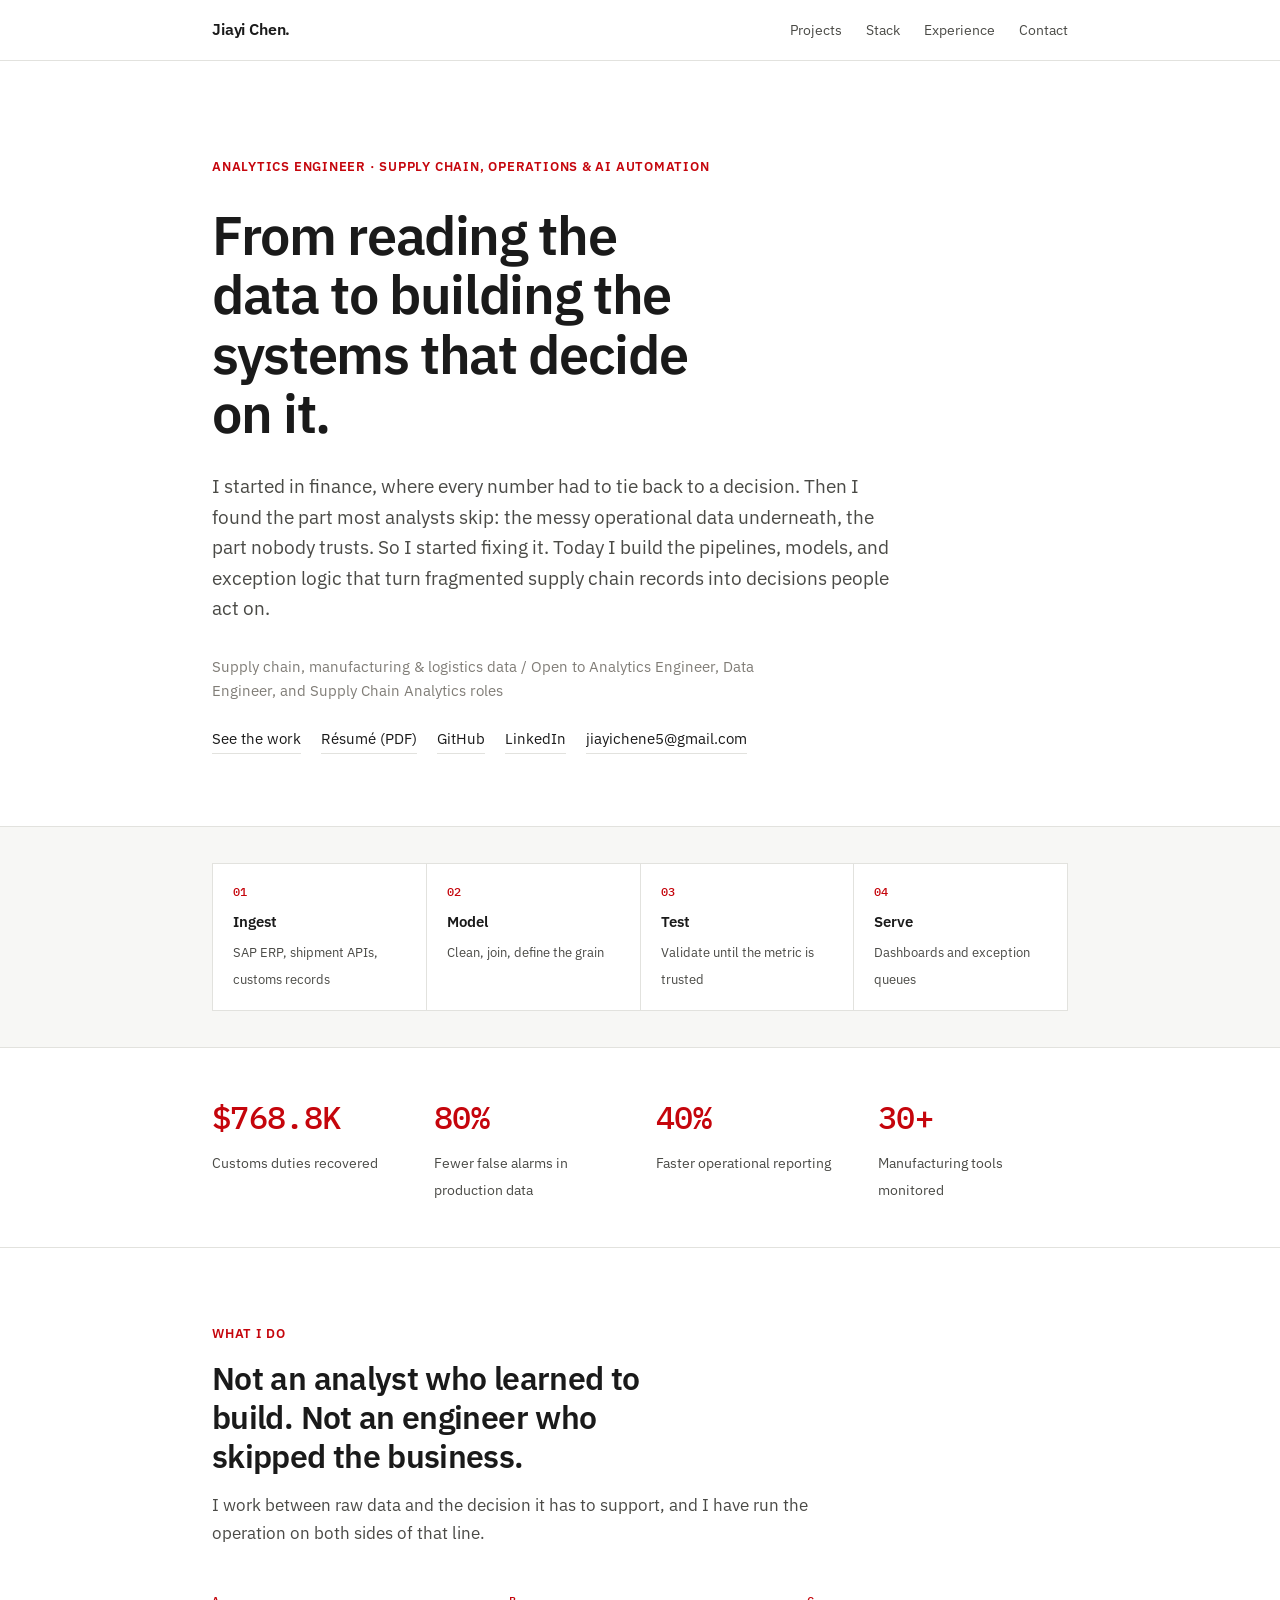
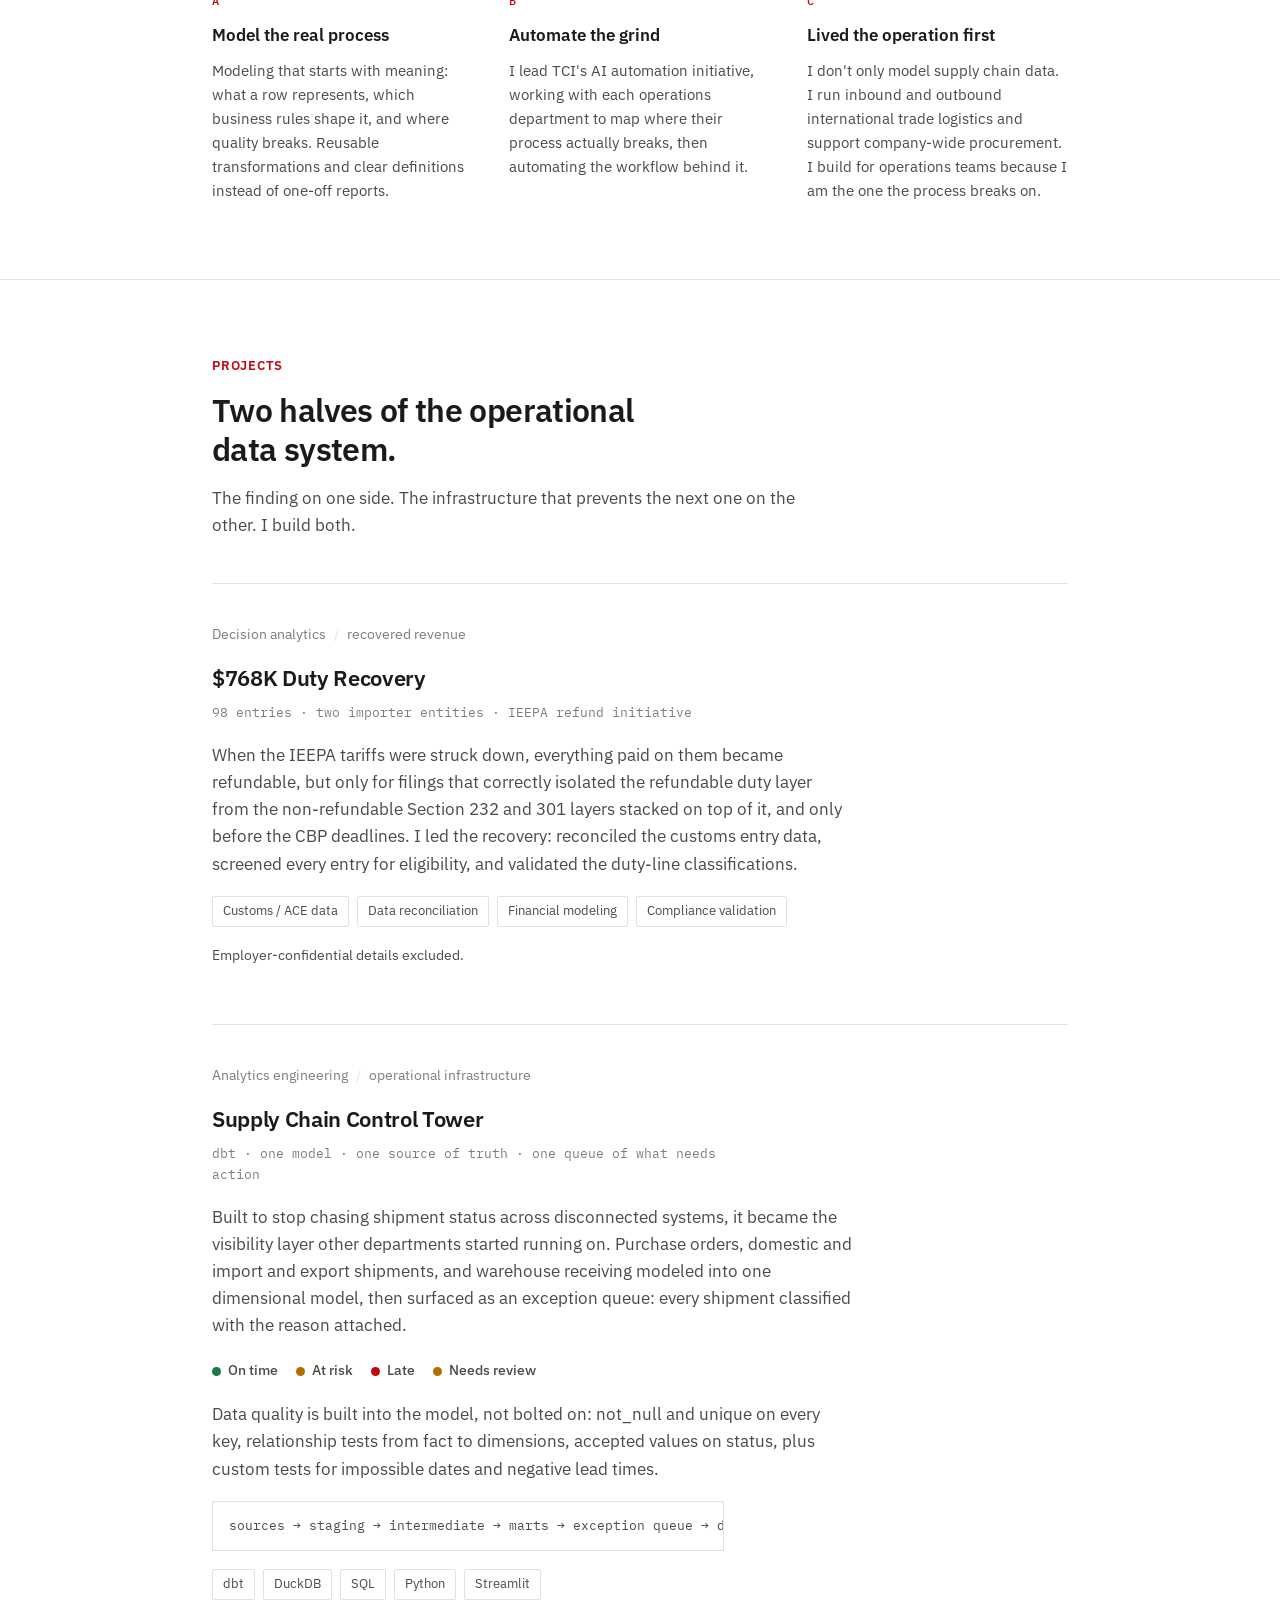
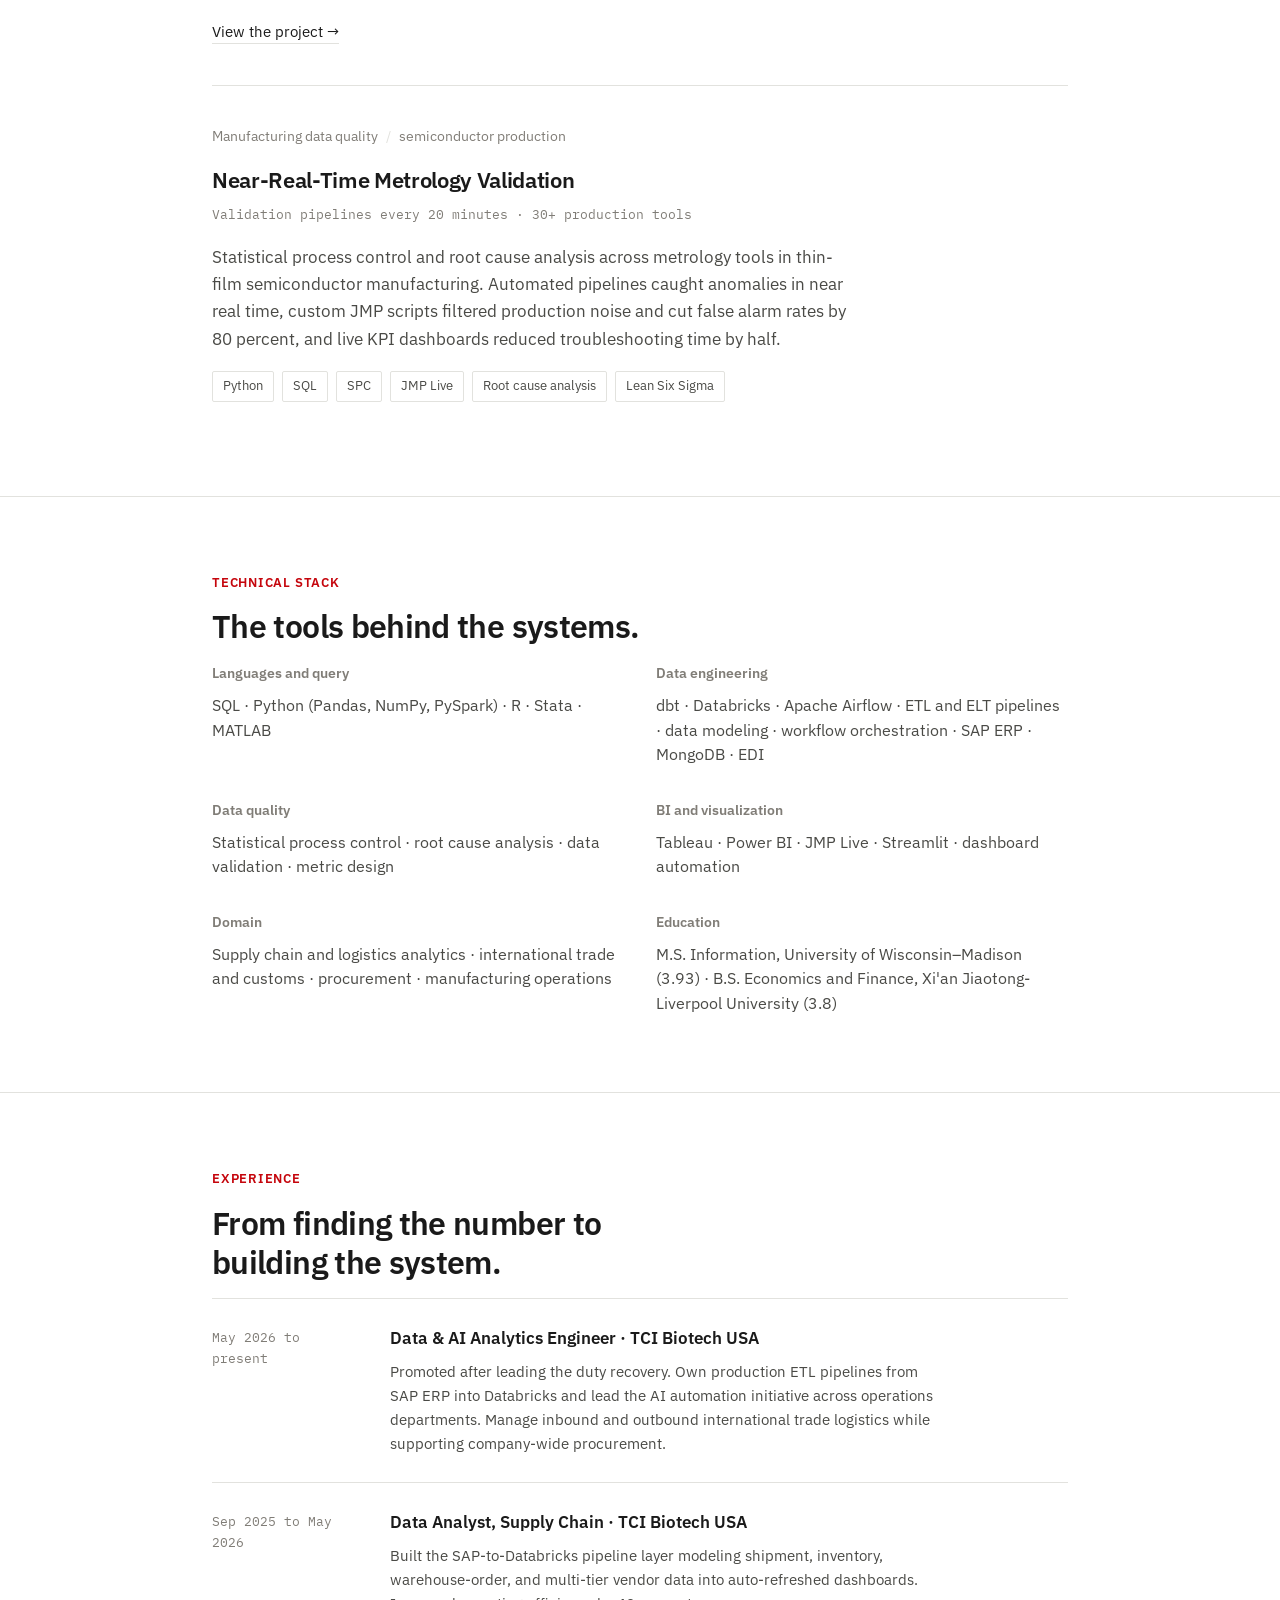
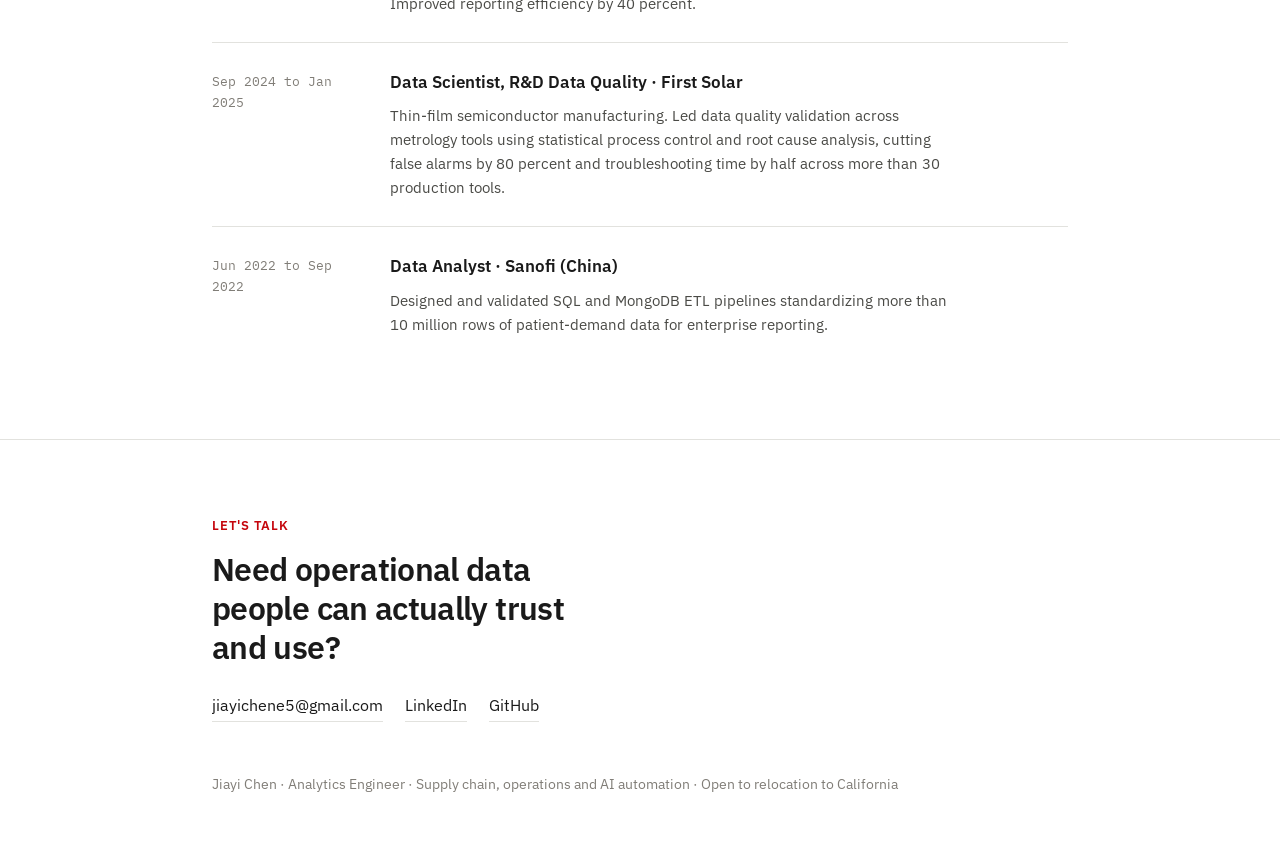
<file: index.html>
<!DOCTYPE html>
<html lang="en">
<head>
<meta charset="UTF-8">
<meta name="viewport" content="width=device-width, initial-scale=1.0">
<title>Jiayi Chen · Analytics Engineer</title>
<meta name="description" content="Analytics Engineer. Recovered $768.8K in duties, then built the systems behind the number: SAP-to-Databricks pipelines, exception queues, and AI workflow automation.">
<link rel="preconnect" href="https://fonts.googleapis.com">
<link rel="preconnect" href="https://fonts.gstatic.com" crossorigin>
<link href="https://fonts.googleapis.com/css2?family=IBM+Plex+Mono:wght@400;500&family=IBM+Plex+Sans:wght@400;500;600;700&display=swap" rel="stylesheet">
<style>
:root{
  --ground:#FFFFFF;
  --ground-2:#F7F7F5;
  --line:#E2E2DE;
  --line-strong:#C9C9C3;
  --ink:#1A1A1A;
  --ink-2:#4A4A46;
  --ink-3:#807D77;
  --red:#C5050C;
  --ontime:#1B7A4B;
  --risk:#B06F00;
  --late:#C5050C;
}
*{box-sizing:border-box;margin:0;padding:0}
html{scroll-behavior:smooth}
@media (prefers-reduced-motion:reduce){html{scroll-behavior:auto}*{transition:none!important}}
body{
  background:var(--ground);
  color:var(--ink);
  font-family:'IBM Plex Sans',system-ui,sans-serif;
  font-size:17px;line-height:1.6;
  -webkit-font-smoothing:antialiased;
}
.wrap{max-width:920px;margin:0 auto;padding:0 32px}
@media(max-width:640px){.wrap{padding:0 20px}body{font-size:16px}}

/* nav */
nav{
  position:sticky;top:0;z-index:50;
  background:rgba(255,255,255,.94);
  backdrop-filter:blur(10px);
  border-bottom:1px solid var(--line);
}
nav .wrap{display:flex;align-items:center;justify-content:space-between;height:60px;gap:24px}
nav .name{font-weight:600;letter-spacing:-.01em;color:var(--ink);text-decoration:none;font-size:16px}
nav .links{display:flex;gap:24px;font-size:14px}
nav .links a{color:var(--ink-2);text-decoration:none}
nav .links a:hover,nav .links a:focus-visible{color:var(--ink)}
@media(max-width:640px){nav .links{gap:16px;font-size:13px}nav .links .hide-sm{display:none}}

/* hero */
header{padding:96px 0 72px;border-bottom:1px solid var(--line)}
.eyebrow{font-size:13px;color:var(--red);margin-bottom:28px;font-weight:600;letter-spacing:.06em;text-transform:uppercase}
h1{
  font-size:clamp(34px,5.4vw,54px);
  line-height:1.1;font-weight:600;letter-spacing:-.025em;
  margin-bottom:28px;max-width:16ch;
}
.lede{font-size:19px;color:var(--ink-2);max-width:62ch;margin-bottom:32px}
.meta{font-size:15px;color:var(--ink-3);max-width:62ch;margin-bottom:24px}
.badge{
  display:inline-block;font-size:14px;font-weight:500;
  color:var(--red);border:1px solid rgba(197,5,12,.30);
  background:rgba(197,5,12,.05);
  padding:7px 14px;border-radius:3px;margin-bottom:32px;
}
.hero-links{display:flex;flex-wrap:wrap;gap:20px;font-size:15px}
.hero-links a{color:var(--ink);text-decoration:none;border-bottom:1px solid var(--line);padding-bottom:2px}
.hero-links a:hover,.hero-links a:focus-visible{border-color:var(--ink)}

/* pipeline: a real sequence, so it is numbered */
.pipeline{border-bottom:1px solid var(--line);background:var(--ground-2);padding:36px 0}
.pipeline ol{list-style:none;display:grid;grid-template-columns:repeat(4,1fr);gap:1px;background:var(--line);border:1px solid var(--line)}
.pipeline li{background:var(--ground);padding:18px 20px}
.pipeline .n{font-family:'IBM Plex Mono',monospace;font-size:12px;color:var(--red);font-weight:500;display:block;margin-bottom:8px}
.pipeline .s{font-weight:600;font-size:15px;display:block;margin-bottom:4px}
.pipeline .d{font-size:13px;color:var(--ink-2);line-height:1.45}
@media(max-width:760px){.pipeline ol{grid-template-columns:repeat(2,1fr)}}

/* metrics */
.metrics{border-bottom:1px solid var(--line);padding:44px 0}
.metrics .grid{display:grid;grid-template-columns:repeat(4,1fr);gap:32px}
.metrics .v{font-family:'IBM Plex Mono',monospace;font-size:clamp(24px,3.4vw,32px);font-weight:500;letter-spacing:-.02em;color:var(--red);display:block;margin-bottom:6px}
.metrics .l{font-size:13.5px;color:var(--ink-2);line-height:1.4}
@media(max-width:760px){.metrics .grid{grid-template-columns:repeat(2,1fr);gap:28px}}

/* sections */
section{padding:76px 0;border-bottom:1px solid var(--line)}
.kicker{font-size:13px;color:var(--red);margin-bottom:14px;font-weight:600;letter-spacing:.06em;text-transform:uppercase}
h2{font-size:clamp(24px,3.2vw,32px);font-weight:600;letter-spacing:-.02em;line-height:1.22;margin-bottom:16px;max-width:24ch}
.sub{color:var(--ink-2);max-width:60ch;margin-bottom:44px}

/* what i do */
.pillars{display:grid;grid-template-columns:repeat(3,1fr);gap:36px}
.pillars h3{font-size:17px;font-weight:600;margin-bottom:10px}
.pillars p{font-size:15px;color:var(--ink-2)}
.pillars .k{font-family:'IBM Plex Mono',monospace;font-size:12px;color:var(--red);font-weight:500;display:block;margin-bottom:12px}
@media(max-width:760px){.pillars{grid-template-columns:1fr;gap:32px}}

/* projects */
.proj{border-top:1px solid var(--line);padding:40px 0}
.proj:last-of-type{padding-bottom:0}
.proj .tag{font-size:13.5px;color:var(--ink-3);margin-bottom:14px}
.proj .tag .dot{color:var(--line);margin:0 8px}
.proj h3{font-size:22px;font-weight:600;letter-spacing:-.015em;margin-bottom:8px}
.proj .spec{font-family:'IBM Plex Mono',monospace;font-size:13px;color:var(--ink-3);margin-bottom:18px}
.proj p{color:var(--ink-2);max-width:64ch;margin-bottom:18px}
.stack-tags{display:flex;flex-wrap:wrap;gap:8px;margin-bottom:18px}
.stack-tags span{font-size:13px;color:var(--ink-2);border:1px solid var(--line);padding:4px 10px;border-radius:2px}
.proj a.more{color:var(--ink);font-size:15px;text-decoration:none;border-bottom:1px solid var(--line);padding-bottom:2px}
.proj a.more:hover,.proj a.more:focus-visible{border-color:var(--ink)}
.note{font-size:13.5px;color:var(--ink-3);margin-top:14px}

/* status legend — meaning, not decoration */
.legend{display:flex;flex-wrap:wrap;gap:18px;margin:20px 0;font-size:13.5px;color:var(--ink-2)}
.legend b{font-weight:500}
.sw{display:inline-block;width:9px;height:9px;border-radius:50%;margin-right:7px;vertical-align:middle}
.sw.ok{background:var(--ontime)}.sw.rk{background:var(--risk)}.sw.lt{background:var(--late)}

.flow{font-family:'IBM Plex Mono',monospace;font-size:13px;color:var(--ink-2);
  border:1px solid var(--line);padding:14px 16px;overflow-x:auto;white-space:nowrap}

/* stack */
.stackgrid{display:grid;grid-template-columns:repeat(2,1fr);gap:32px}
.stackgrid h3{font-size:14px;font-weight:600;color:var(--ink-3);margin-bottom:8px}
.stackgrid p{font-size:15.5px;color:var(--ink-2)}
@media(max-width:640px){.stackgrid{grid-template-columns:1fr;gap:26px}}

/* experience */
.job{display:grid;grid-template-columns:150px 1fr;gap:28px;padding:26px 0;border-top:1px solid var(--line)}
.job .when{font-family:'IBM Plex Mono',monospace;font-size:13px;color:var(--ink-3);padding-top:3px}
.job h3{font-size:17px;font-weight:600;margin-bottom:8px}
.job p{font-size:15px;color:var(--ink-2);max-width:62ch}
@media(max-width:640px){.job{grid-template-columns:1fr;gap:8px}}

/* contact */
footer{padding:76px 0 60px}
footer h2{max-width:20ch}
.footlinks{display:flex;flex-wrap:wrap;gap:22px;font-size:16px;margin-top:26px}
.footlinks a{color:var(--ink);text-decoration:none;border-bottom:1px solid var(--line);padding-bottom:2px}
.footlinks a:hover,.footlinks a:focus-visible{border-color:var(--ink)}
.colophon{margin-top:52px;font-size:13.5px;color:var(--ink-3)}
a:focus-visible,button:focus-visible{outline:2px solid var(--red);outline-offset:3px}
</style>
</head>
<body>

<nav>
  <div class="wrap">
    <a class="name" href="#top">Jiayi Chen.</a>
    <div class="links">
      <a href="#work">Projects</a>
      <a href="#stack" class="hide-sm">Stack</a>
      <a href="#experience" class="hide-sm">Experience</a>
      <a href="mailto:jiayichene5@gmail.com">Contact</a>
    </div>
  </div>
</nav>

<header id="top">
  <div class="wrap">
    <p class="eyebrow">Analytics Engineer · Supply chain, operations &amp; AI automation</p>
    <h1>From reading the data to building the systems that decide on it.</h1>
    <p class="lede">I started in finance, where every number had to tie back to a decision. Then I found the part most analysts skip: the messy operational data underneath, the part nobody trusts. So I started fixing it. Today I build the pipelines, models, and exception logic that turn fragmented supply chain records into decisions people act on.</p>
    <p class="meta">Supply chain, manufacturing &amp; logistics data / Open to Analytics Engineer, Data Engineer, and Supply Chain Analytics roles</p>
    <div class="hero-links">
      <a href="#work">See the work</a>
      <a href="resume.pdf">Résumé (PDF)</a>
      <a href="https://github.com/Jiayi0115">GitHub</a>
      <a href="https://www.linkedin.com/in/jiayi5/">LinkedIn</a>
      <a href="mailto:jiayichene5@gmail.com">jiayichene5@gmail.com</a>
    </div>
  </div>
</header>

<div class="pipeline">
  <div class="wrap">
    <ol>
      <li><span class="n">01</span><span class="s">Ingest</span><span class="d">SAP ERP, shipment APIs, customs records</span></li>
      <li><span class="n">02</span><span class="s">Model</span><span class="d">Clean, join, define the grain</span></li>
      <li><span class="n">03</span><span class="s">Test</span><span class="d">Validate until the metric is trusted</span></li>
      <li><span class="n">04</span><span class="s">Serve</span><span class="d">Dashboards and exception queues</span></li>
    </ol>
  </div>
</div>

<div class="metrics">
  <div class="wrap">
    <div class="grid">
      <div><span class="v">$768.8K</span><span class="l">Customs duties recovered</span></div>
      <div><span class="v">80%</span><span class="l">Fewer false alarms in production data</span></div>
      <div><span class="v">40%</span><span class="l">Faster operational reporting</span></div>
      <div><span class="v">30+</span><span class="l">Manufacturing tools monitored</span></div>
    </div>
  </div>
</div>

<section id="about">
  <div class="wrap">
    <p class="kicker">What I do</p>
    <h2>Not an analyst who learned to build. Not an engineer who skipped the business.</h2>
    <p class="sub">I work between raw data and the decision it has to support, and I have run the operation on both sides of that line.</p>
    <div class="pillars">
      <div>
        <span class="k">A</span>
        <h3>Model the real process</h3>
        <p>Modeling that starts with meaning: what a row represents, which business rules shape it, and where quality breaks. Reusable transformations and clear definitions instead of one-off reports.</p>
      </div>
      <div>
        <span class="k">B</span>
        <h3>Automate the grind</h3>
        <p>I lead TCI's AI automation initiative, working with each operations department to map where their process actually breaks, then automating the workflow behind it.</p>
      </div>
      <div>
        <span class="k">C</span>
        <h3>Lived the operation first</h3>
        <p>I don't only model supply chain data. I run inbound and outbound international trade logistics and support company-wide procurement. I build for operations teams because I am the one the process breaks on.</p>
      </div>
    </div>
  </div>
</section>

<section id="work">
  <div class="wrap">
    <p class="kicker">Projects</p>
    <h2>Two halves of the operational data system.</h2>
    <p class="sub">The finding on one side. The infrastructure that prevents the next one on the other. I build both.</p>

    <article class="proj">
      <p class="tag">Decision analytics<span class="dot">/</span>recovered revenue</p>
      <h3>$768K Duty Recovery</h3>
      <p class="spec">98 entries · two importer entities · IEEPA refund initiative</p>
      <p>When the IEEPA tariffs were struck down, everything paid on them became refundable, but only for filings that correctly isolated the refundable duty layer from the non-refundable Section 232 and 301 layers stacked on top of it, and only before the CBP deadlines. I led the recovery: reconciled the customs entry data, screened every entry for eligibility, and validated the duty-line classifications.</p>
      <div class="stack-tags">
        <span>Customs / ACE data</span><span>Data reconciliation</span><span>Financial modeling</span><span>Compliance validation</span>
      </div>
      <p class="note">Employer-confidential details excluded.</p>
    </article>

    <article class="proj">
      <p class="tag">Analytics engineering<span class="dot">/</span>operational infrastructure</p>
      <h3>Supply Chain Control Tower</h3>
      <p class="spec">dbt · one model · one source of truth · one queue of what needs action</p>
      <p>Built to stop chasing shipment status across disconnected systems, it became the visibility layer other departments started running on. Purchase orders, domestic and import and export shipments, and warehouse receiving modeled into one dimensional model, then surfaced as an exception queue: every shipment classified with the reason attached.</p>
      <div class="legend">
        <span><i class="sw ok"></i><b>On time</b></span>
        <span><i class="sw rk"></i><b>At risk</b></span>
        <span><i class="sw lt"></i><b>Late</b></span>
        <span><i class="sw rk"></i><b>Needs review</b></span>
      </div>
      <p>Data quality is built into the model, not bolted on: not_null and unique on every key, relationship tests from fact to dimensions, accepted values on status, plus custom tests for impossible dates and negative lead times.</p>
      <p class="flow">sources → staging → intermediate → marts → exception queue → dashboard</p>
      <div class="stack-tags" style="margin-top:18px">
        <span>dbt</span><span>DuckDB</span><span>SQL</span><span>Python</span><span>Streamlit</span>
      </div>
      <a class="more" href="supply-chain-control-tower.html">View the project →</a>
    </article>

    <article class="proj">
      <p class="tag">Manufacturing data quality<span class="dot">/</span>semiconductor production</p>
      <h3>Near-Real-Time Metrology Validation</h3>
      <p class="spec">Validation pipelines every 20 minutes · 30+ production tools</p>
      <p>Statistical process control and root cause analysis across metrology tools in thin-film semiconductor manufacturing. Automated pipelines caught anomalies in near real time, custom JMP scripts filtered production noise and cut false alarm rates by 80 percent, and live KPI dashboards reduced troubleshooting time by half.</p>
      <div class="stack-tags">
        <span>Python</span><span>SQL</span><span>SPC</span><span>JMP Live</span><span>Root cause analysis</span><span>Lean Six Sigma</span>
      </div>
    </article>
  </div>
</section>

<section id="stack">
  <div class="wrap">
    <p class="kicker">Technical stack</p>
    <h2>The tools behind the systems.</h2>
    <div class="stackgrid">
      <div>
        <h3>Languages and query</h3>
        <p>SQL · Python (Pandas, NumPy, PySpark) · R · Stata · MATLAB</p>
      </div>
      <div>
        <h3>Data engineering</h3>
        <p>dbt · Databricks · Apache Airflow · ETL and ELT pipelines · data modeling · workflow orchestration · SAP ERP · MongoDB · EDI</p>
      </div>
      <div>
        <h3>Data quality</h3>
        <p>Statistical process control · root cause analysis · data validation · metric design</p>
      </div>
      <div>
        <h3>BI and visualization</h3>
        <p>Tableau · Power BI · JMP Live · Streamlit · dashboard automation</p>
      </div>
      <div>
        <h3>Domain</h3>
        <p>Supply chain and logistics analytics · international trade and customs · procurement · manufacturing operations</p>
      </div>
      <div>
        <h3>Education</h3>
        <p>M.S. Information, University of Wisconsin–Madison (3.93) · B.S. Economics and Finance, Xi'an Jiaotong-Liverpool University (3.8)</p>
      </div>
    </div>
  </div>
</section>

<section id="experience">
  <div class="wrap">
    <p class="kicker">Experience</p>
    <h2>From finding the number to building the system.</h2>

    <div class="job">
      <p class="when">May 2026 to present</p>
      <div>
        <h3>Data &amp; AI Analytics Engineer · TCI Biotech USA</h3>
        <p>Promoted after leading the duty recovery. Own production ETL pipelines from SAP ERP into Databricks and lead the AI automation initiative across operations departments. Manage inbound and outbound international trade logistics while supporting company-wide procurement.</p>
      </div>
    </div>

    <div class="job">
      <p class="when">Sep 2025 to May 2026</p>
      <div>
        <h3>Data Analyst, Supply Chain · TCI Biotech USA</h3>
        <p>Built the SAP-to-Databricks pipeline layer modeling shipment, inventory, warehouse-order, and multi-tier vendor data into auto-refreshed dashboards. Improved reporting efficiency by 40 percent.</p>
      </div>
    </div>

    <div class="job">
      <p class="when">Sep 2024 to Jan 2025</p>
      <div>
        <h3>Data Scientist, R&amp;D Data Quality · First Solar</h3>
        <p>Thin-film semiconductor manufacturing. Led data quality validation across metrology tools using statistical process control and root cause analysis, cutting false alarms by 80 percent and troubleshooting time by half across more than 30 production tools.</p>
      </div>
    </div>

    <div class="job">
      <p class="when">Jun 2022 to Sep 2022</p>
      <div>
        <h3>Data Analyst · Sanofi (China)</h3>
        <p>Designed and validated SQL and MongoDB ETL pipelines standardizing more than 10 million rows of patient-demand data for enterprise reporting.</p>
      </div>
    </div>
  </div>
</section>

<footer>
  <div class="wrap">
    <p class="kicker">Let's talk</p>
    <h2>Need operational data people can actually trust and use?</h2>
    <div class="footlinks">
      <a href="mailto:jiayichene5@gmail.com">jiayichene5@gmail.com</a>
      <a href="https://www.linkedin.com/in/jiayi5/">LinkedIn</a>
      <a href="https://github.com/Jiayi0115">GitHub</a>
    </div>
    <p class="colophon">Jiayi Chen · Analytics Engineer · Supply chain, operations and AI automation · Open to relocation to California</p>
  </div>
</footer>

</body>
</html>
</file>
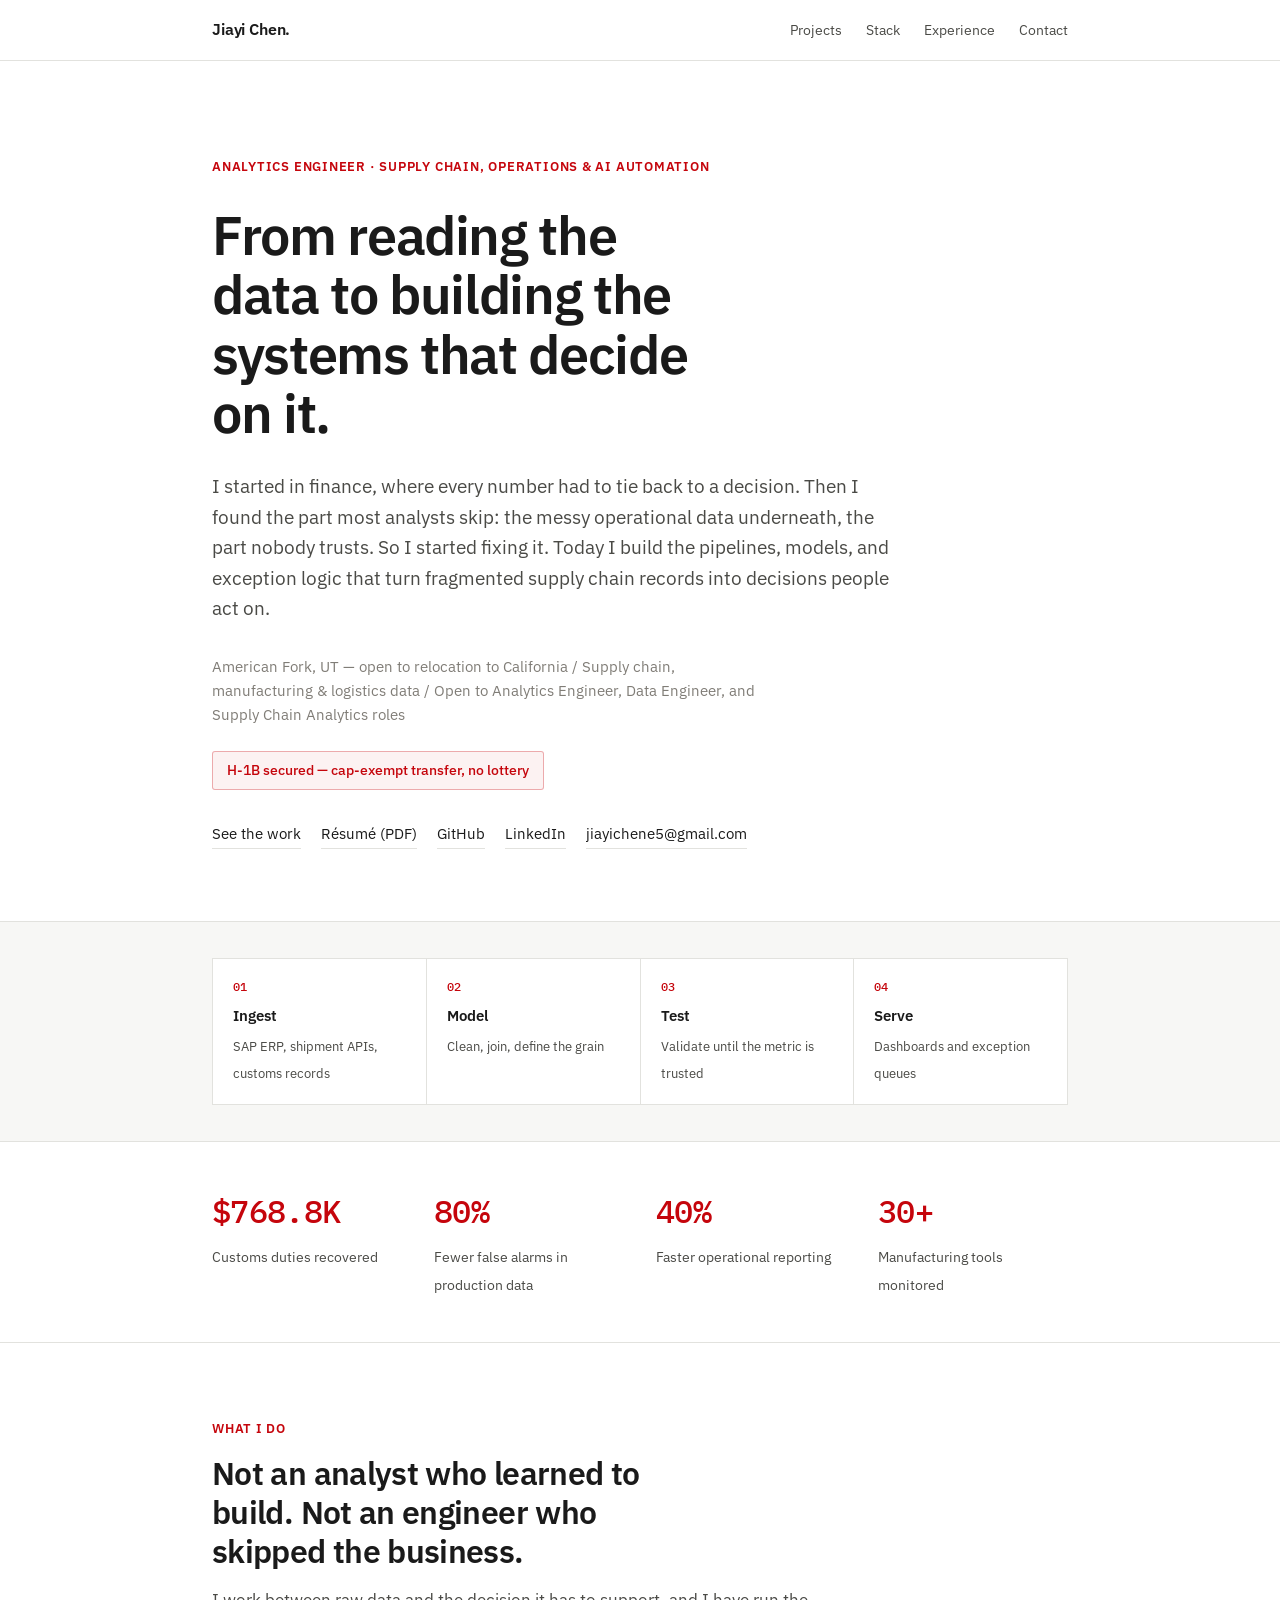
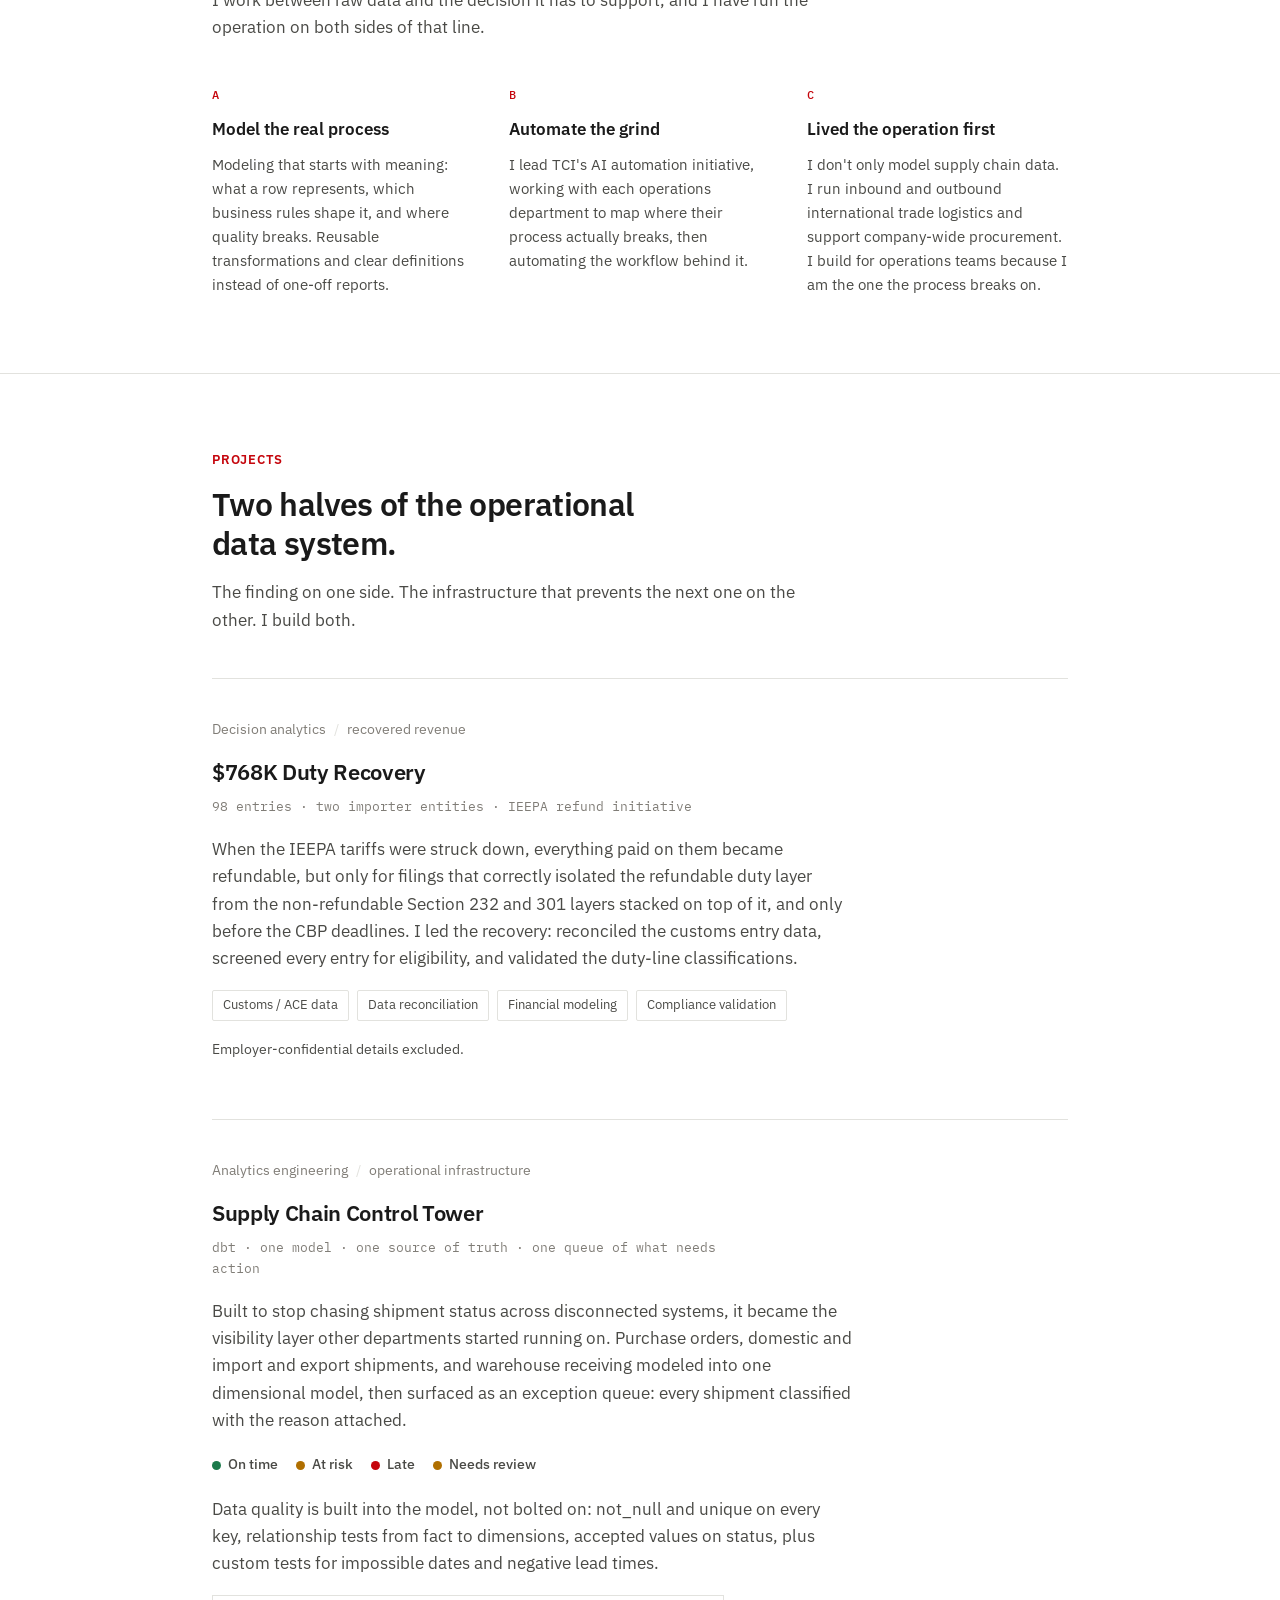
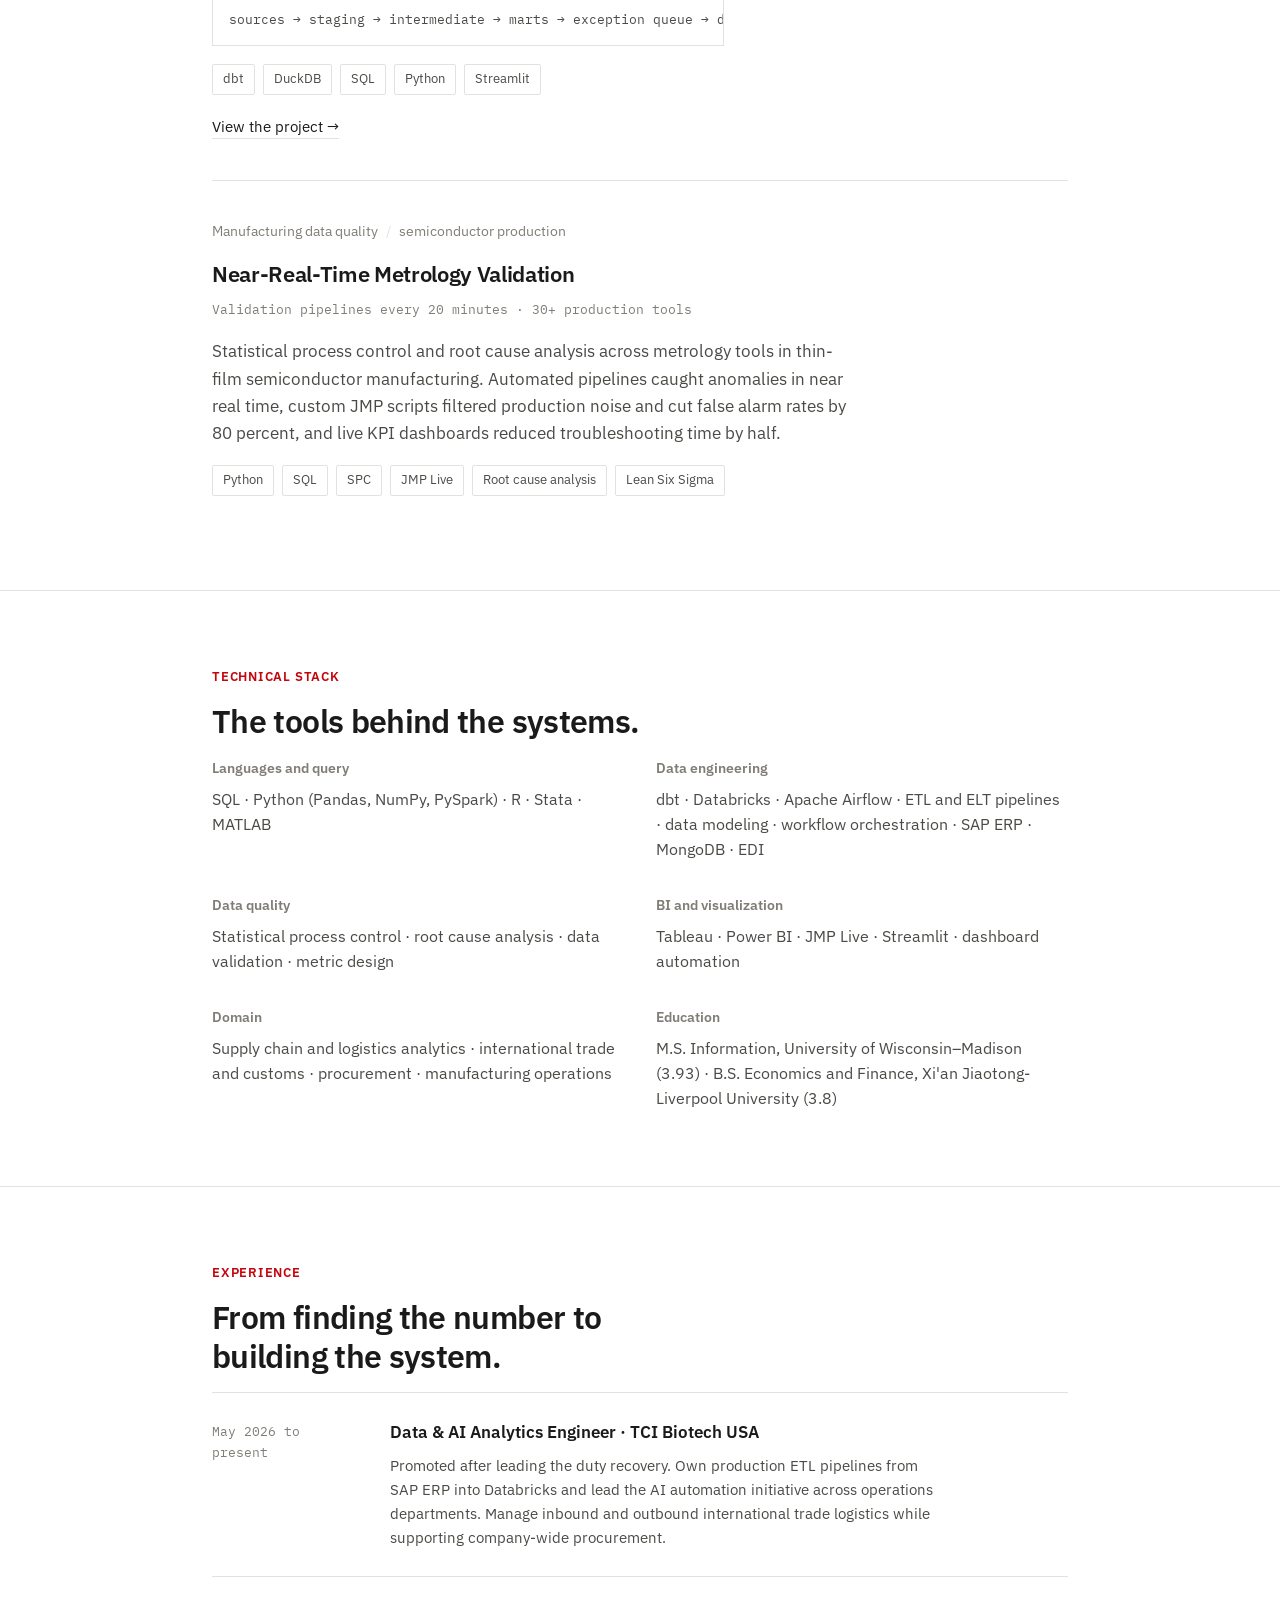
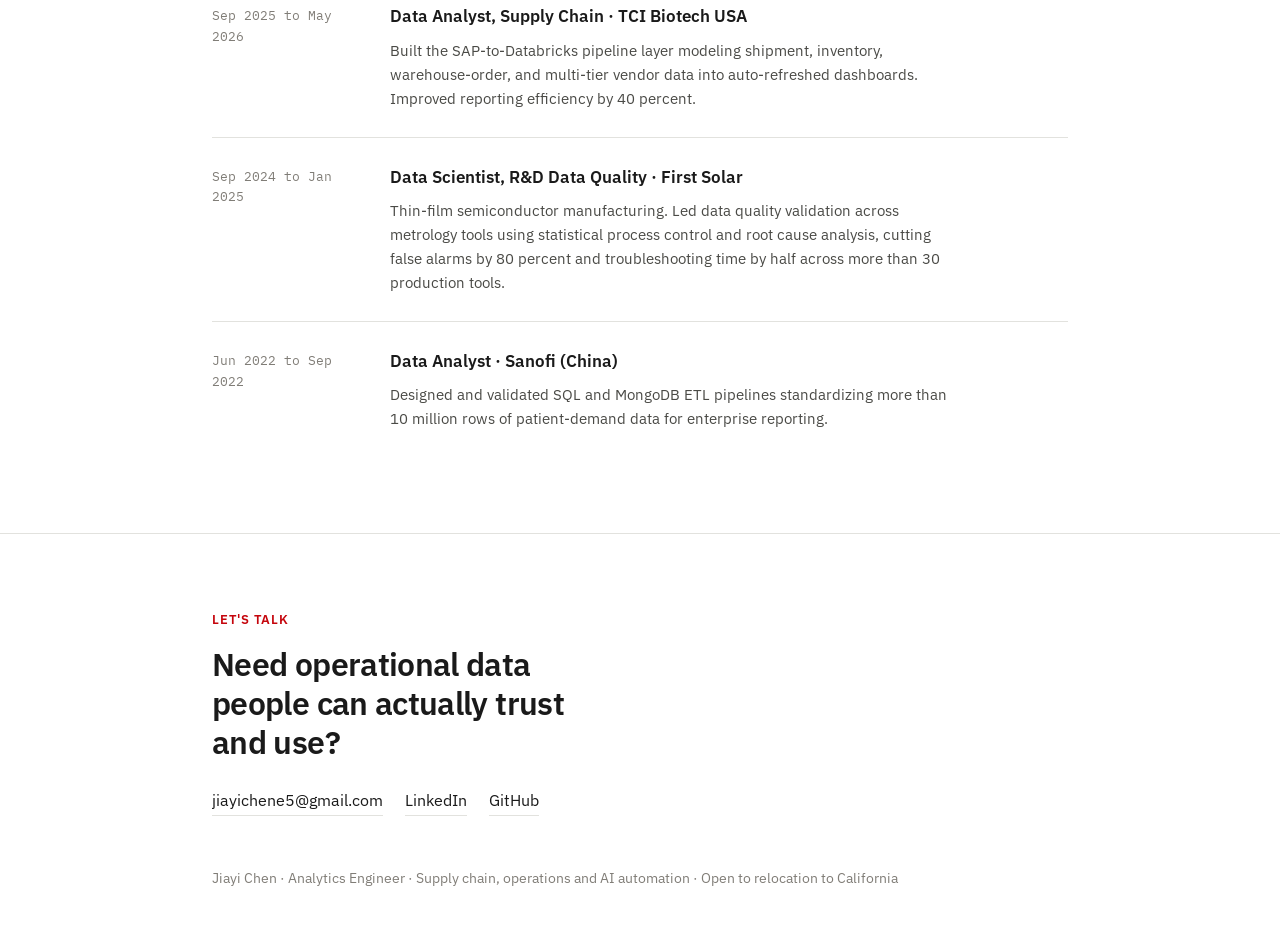
<file: index (29).html>
<!DOCTYPE html>
<html lang="en">
<head>
<meta charset="UTF-8">
<meta name="viewport" content="width=device-width, initial-scale=1.0">
<title>Jiayi Chen · Analytics Engineer</title>
<meta name="description" content="Analytics Engineer. Recovered $768.8K in duties, then built the systems behind the number: SAP-to-Databricks pipelines, exception queues, and AI workflow automation.">
<link rel="preconnect" href="https://fonts.googleapis.com">
<link rel="preconnect" href="https://fonts.gstatic.com" crossorigin>
<link href="https://fonts.googleapis.com/css2?family=IBM+Plex+Mono:wght@400;500&family=IBM+Plex+Sans:wght@400;500;600;700&display=swap" rel="stylesheet">
<style>
:root{
  --ground:#FFFFFF;
  --ground-2:#F7F7F5;
  --line:#E2E2DE;
  --line-strong:#C9C9C3;
  --ink:#1A1A1A;
  --ink-2:#4A4A46;
  --ink-3:#807D77;
  --red:#C5050C;
  --ontime:#1B7A4B;
  --risk:#B06F00;
  --late:#C5050C;
}
*{box-sizing:border-box;margin:0;padding:0}
html{scroll-behavior:smooth}
@media (prefers-reduced-motion:reduce){html{scroll-behavior:auto}*{transition:none!important}}
body{
  background:var(--ground);
  color:var(--ink);
  font-family:'IBM Plex Sans',system-ui,sans-serif;
  font-size:17px;line-height:1.6;
  -webkit-font-smoothing:antialiased;
}
.wrap{max-width:920px;margin:0 auto;padding:0 32px}
@media(max-width:640px){.wrap{padding:0 20px}body{font-size:16px}}

/* nav */
nav{
  position:sticky;top:0;z-index:50;
  background:rgba(255,255,255,.94);
  backdrop-filter:blur(10px);
  border-bottom:1px solid var(--line);
}
nav .wrap{display:flex;align-items:center;justify-content:space-between;height:60px;gap:24px}
nav .name{font-weight:600;letter-spacing:-.01em;color:var(--ink);text-decoration:none;font-size:16px}
nav .links{display:flex;gap:24px;font-size:14px}
nav .links a{color:var(--ink-2);text-decoration:none}
nav .links a:hover,nav .links a:focus-visible{color:var(--ink)}
@media(max-width:640px){nav .links{gap:16px;font-size:13px}nav .links .hide-sm{display:none}}

/* hero */
header{padding:96px 0 72px;border-bottom:1px solid var(--line)}
.eyebrow{font-size:13px;color:var(--red);margin-bottom:28px;font-weight:600;letter-spacing:.06em;text-transform:uppercase}
h1{
  font-size:clamp(34px,5.4vw,54px);
  line-height:1.1;font-weight:600;letter-spacing:-.025em;
  margin-bottom:28px;max-width:16ch;
}
.lede{font-size:19px;color:var(--ink-2);max-width:62ch;margin-bottom:32px}
.meta{font-size:15px;color:var(--ink-3);max-width:62ch;margin-bottom:24px}
.badge{
  display:inline-block;font-size:14px;font-weight:500;
  color:var(--red);border:1px solid rgba(197,5,12,.30);
  background:rgba(197,5,12,.05);
  padding:7px 14px;border-radius:3px;margin-bottom:32px;
}
.hero-links{display:flex;flex-wrap:wrap;gap:20px;font-size:15px}
.hero-links a{color:var(--ink);text-decoration:none;border-bottom:1px solid var(--line);padding-bottom:2px}
.hero-links a:hover,.hero-links a:focus-visible{border-color:var(--ink)}

/* pipeline: a real sequence, so it is numbered */
.pipeline{border-bottom:1px solid var(--line);background:var(--ground-2);padding:36px 0}
.pipeline ol{list-style:none;display:grid;grid-template-columns:repeat(4,1fr);gap:1px;background:var(--line);border:1px solid var(--line)}
.pipeline li{background:var(--ground);padding:18px 20px}
.pipeline .n{font-family:'IBM Plex Mono',monospace;font-size:12px;color:var(--red);font-weight:500;display:block;margin-bottom:8px}
.pipeline .s{font-weight:600;font-size:15px;display:block;margin-bottom:4px}
.pipeline .d{font-size:13px;color:var(--ink-2);line-height:1.45}
@media(max-width:760px){.pipeline ol{grid-template-columns:repeat(2,1fr)}}

/* metrics */
.metrics{border-bottom:1px solid var(--line);padding:44px 0}
.metrics .grid{display:grid;grid-template-columns:repeat(4,1fr);gap:32px}
.metrics .v{font-family:'IBM Plex Mono',monospace;font-size:clamp(24px,3.4vw,32px);font-weight:500;letter-spacing:-.02em;color:var(--red);display:block;margin-bottom:6px}
.metrics .l{font-size:13.5px;color:var(--ink-2);line-height:1.4}
@media(max-width:760px){.metrics .grid{grid-template-columns:repeat(2,1fr);gap:28px}}

/* sections */
section{padding:76px 0;border-bottom:1px solid var(--line)}
.kicker{font-size:13px;color:var(--red);margin-bottom:14px;font-weight:600;letter-spacing:.06em;text-transform:uppercase}
h2{font-size:clamp(24px,3.2vw,32px);font-weight:600;letter-spacing:-.02em;line-height:1.22;margin-bottom:16px;max-width:24ch}
.sub{color:var(--ink-2);max-width:60ch;margin-bottom:44px}

/* what i do */
.pillars{display:grid;grid-template-columns:repeat(3,1fr);gap:36px}
.pillars h3{font-size:17px;font-weight:600;margin-bottom:10px}
.pillars p{font-size:15px;color:var(--ink-2)}
.pillars .k{font-family:'IBM Plex Mono',monospace;font-size:12px;color:var(--red);font-weight:500;display:block;margin-bottom:12px}
@media(max-width:760px){.pillars{grid-template-columns:1fr;gap:32px}}

/* projects */
.proj{border-top:1px solid var(--line);padding:40px 0}
.proj:last-of-type{padding-bottom:0}
.proj .tag{font-size:13.5px;color:var(--ink-3);margin-bottom:14px}
.proj .tag .dot{color:var(--line);margin:0 8px}
.proj h3{font-size:22px;font-weight:600;letter-spacing:-.015em;margin-bottom:8px}
.proj .spec{font-family:'IBM Plex Mono',monospace;font-size:13px;color:var(--ink-3);margin-bottom:18px}
.proj p{color:var(--ink-2);max-width:64ch;margin-bottom:18px}
.stack-tags{display:flex;flex-wrap:wrap;gap:8px;margin-bottom:18px}
.stack-tags span{font-size:13px;color:var(--ink-2);border:1px solid var(--line);padding:4px 10px;border-radius:2px}
.proj a.more{color:var(--ink);font-size:15px;text-decoration:none;border-bottom:1px solid var(--line);padding-bottom:2px}
.proj a.more:hover,.proj a.more:focus-visible{border-color:var(--ink)}
.note{font-size:13.5px;color:var(--ink-3);margin-top:14px}

/* status legend — meaning, not decoration */
.legend{display:flex;flex-wrap:wrap;gap:18px;margin:20px 0;font-size:13.5px;color:var(--ink-2)}
.legend b{font-weight:500}
.sw{display:inline-block;width:9px;height:9px;border-radius:50%;margin-right:7px;vertical-align:middle}
.sw.ok{background:var(--ontime)}.sw.rk{background:var(--risk)}.sw.lt{background:var(--late)}

.flow{font-family:'IBM Plex Mono',monospace;font-size:13px;color:var(--ink-2);
  border:1px solid var(--line);padding:14px 16px;overflow-x:auto;white-space:nowrap}

/* stack */
.stackgrid{display:grid;grid-template-columns:repeat(2,1fr);gap:32px}
.stackgrid h3{font-size:14px;font-weight:600;color:var(--ink-3);margin-bottom:8px}
.stackgrid p{font-size:15.5px;color:var(--ink-2)}
@media(max-width:640px){.stackgrid{grid-template-columns:1fr;gap:26px}}

/* experience */
.job{display:grid;grid-template-columns:150px 1fr;gap:28px;padding:26px 0;border-top:1px solid var(--line)}
.job .when{font-family:'IBM Plex Mono',monospace;font-size:13px;color:var(--ink-3);padding-top:3px}
.job h3{font-size:17px;font-weight:600;margin-bottom:8px}
.job p{font-size:15px;color:var(--ink-2);max-width:62ch}
@media(max-width:640px){.job{grid-template-columns:1fr;gap:8px}}

/* contact */
footer{padding:76px 0 60px}
footer h2{max-width:20ch}
.footlinks{display:flex;flex-wrap:wrap;gap:22px;font-size:16px;margin-top:26px}
.footlinks a{color:var(--ink);text-decoration:none;border-bottom:1px solid var(--line);padding-bottom:2px}
.footlinks a:hover,.footlinks a:focus-visible{border-color:var(--ink)}
.colophon{margin-top:52px;font-size:13.5px;color:var(--ink-3)}
a:focus-visible,button:focus-visible{outline:2px solid var(--red);outline-offset:3px}
</style>
</head>
<body>

<nav>
  <div class="wrap">
    <a class="name" href="#top">Jiayi Chen.</a>
    <div class="links">
      <a href="#work">Projects</a>
      <a href="#stack" class="hide-sm">Stack</a>
      <a href="#experience" class="hide-sm">Experience</a>
      <a href="mailto:jiayichene5@gmail.com">Contact</a>
    </div>
  </div>
</nav>

<header id="top">
  <div class="wrap">
    <p class="eyebrow">Analytics Engineer · Supply chain, operations &amp; AI automation</p>
    <h1>From reading the data to building the systems that decide on it.</h1>
    <p class="lede">I started in finance, where every number had to tie back to a decision. Then I found the part most analysts skip: the messy operational data underneath, the part nobody trusts. So I started fixing it. Today I build the pipelines, models, and exception logic that turn fragmented supply chain records into decisions people act on.</p>
    <p class="meta">American Fork, UT — open to relocation to California / Supply chain, manufacturing &amp; logistics data / Open to Analytics Engineer, Data Engineer, and Supply Chain Analytics roles</p>
    <p class="badge">H-1B secured — cap-exempt transfer, no lottery</p>
    <div class="hero-links">
      <a href="#work">See the work</a>
      <a href="resume.pdf">Résumé (PDF)</a>
      <a href="https://github.com/Jiayi0115">GitHub</a>
      <a href="https://www.linkedin.com/in/jiayi5/">LinkedIn</a>
      <a href="mailto:jiayichene5@gmail.com">jiayichene5@gmail.com</a>
    </div>
  </div>
</header>

<div class="pipeline">
  <div class="wrap">
    <ol>
      <li><span class="n">01</span><span class="s">Ingest</span><span class="d">SAP ERP, shipment APIs, customs records</span></li>
      <li><span class="n">02</span><span class="s">Model</span><span class="d">Clean, join, define the grain</span></li>
      <li><span class="n">03</span><span class="s">Test</span><span class="d">Validate until the metric is trusted</span></li>
      <li><span class="n">04</span><span class="s">Serve</span><span class="d">Dashboards and exception queues</span></li>
    </ol>
  </div>
</div>

<div class="metrics">
  <div class="wrap">
    <div class="grid">
      <div><span class="v">$768.8K</span><span class="l">Customs duties recovered</span></div>
      <div><span class="v">80%</span><span class="l">Fewer false alarms in production data</span></div>
      <div><span class="v">40%</span><span class="l">Faster operational reporting</span></div>
      <div><span class="v">30+</span><span class="l">Manufacturing tools monitored</span></div>
    </div>
  </div>
</div>

<section id="about">
  <div class="wrap">
    <p class="kicker">What I do</p>
    <h2>Not an analyst who learned to build. Not an engineer who skipped the business.</h2>
    <p class="sub">I work between raw data and the decision it has to support, and I have run the operation on both sides of that line.</p>
    <div class="pillars">
      <div>
        <span class="k">A</span>
        <h3>Model the real process</h3>
        <p>Modeling that starts with meaning: what a row represents, which business rules shape it, and where quality breaks. Reusable transformations and clear definitions instead of one-off reports.</p>
      </div>
      <div>
        <span class="k">B</span>
        <h3>Automate the grind</h3>
        <p>I lead TCI's AI automation initiative, working with each operations department to map where their process actually breaks, then automating the workflow behind it.</p>
      </div>
      <div>
        <span class="k">C</span>
        <h3>Lived the operation first</h3>
        <p>I don't only model supply chain data. I run inbound and outbound international trade logistics and support company-wide procurement. I build for operations teams because I am the one the process breaks on.</p>
      </div>
    </div>
  </div>
</section>

<section id="work">
  <div class="wrap">
    <p class="kicker">Projects</p>
    <h2>Two halves of the operational data system.</h2>
    <p class="sub">The finding on one side. The infrastructure that prevents the next one on the other. I build both.</p>

    <article class="proj">
      <p class="tag">Decision analytics<span class="dot">/</span>recovered revenue</p>
      <h3>$768K Duty Recovery</h3>
      <p class="spec">98 entries · two importer entities · IEEPA refund initiative</p>
      <p>When the IEEPA tariffs were struck down, everything paid on them became refundable, but only for filings that correctly isolated the refundable duty layer from the non-refundable Section 232 and 301 layers stacked on top of it, and only before the CBP deadlines. I led the recovery: reconciled the customs entry data, screened every entry for eligibility, and validated the duty-line classifications.</p>
      <div class="stack-tags">
        <span>Customs / ACE data</span><span>Data reconciliation</span><span>Financial modeling</span><span>Compliance validation</span>
      </div>
      <p class="note">Employer-confidential details excluded.</p>
    </article>

    <article class="proj">
      <p class="tag">Analytics engineering<span class="dot">/</span>operational infrastructure</p>
      <h3>Supply Chain Control Tower</h3>
      <p class="spec">dbt · one model · one source of truth · one queue of what needs action</p>
      <p>Built to stop chasing shipment status across disconnected systems, it became the visibility layer other departments started running on. Purchase orders, domestic and import and export shipments, and warehouse receiving modeled into one dimensional model, then surfaced as an exception queue: every shipment classified with the reason attached.</p>
      <div class="legend">
        <span><i class="sw ok"></i><b>On time</b></span>
        <span><i class="sw rk"></i><b>At risk</b></span>
        <span><i class="sw lt"></i><b>Late</b></span>
        <span><i class="sw rk"></i><b>Needs review</b></span>
      </div>
      <p>Data quality is built into the model, not bolted on: not_null and unique on every key, relationship tests from fact to dimensions, accepted values on status, plus custom tests for impossible dates and negative lead times.</p>
      <p class="flow">sources → staging → intermediate → marts → exception queue → dashboard</p>
      <div class="stack-tags" style="margin-top:18px">
        <span>dbt</span><span>DuckDB</span><span>SQL</span><span>Python</span><span>Streamlit</span>
      </div>
      <a class="more" href="supply-chain-control-tower.html">View the project →</a>
    </article>

    <article class="proj">
      <p class="tag">Manufacturing data quality<span class="dot">/</span>semiconductor production</p>
      <h3>Near-Real-Time Metrology Validation</h3>
      <p class="spec">Validation pipelines every 20 minutes · 30+ production tools</p>
      <p>Statistical process control and root cause analysis across metrology tools in thin-film semiconductor manufacturing. Automated pipelines caught anomalies in near real time, custom JMP scripts filtered production noise and cut false alarm rates by 80 percent, and live KPI dashboards reduced troubleshooting time by half.</p>
      <div class="stack-tags">
        <span>Python</span><span>SQL</span><span>SPC</span><span>JMP Live</span><span>Root cause analysis</span><span>Lean Six Sigma</span>
      </div>
    </article>
  </div>
</section>

<section id="stack">
  <div class="wrap">
    <p class="kicker">Technical stack</p>
    <h2>The tools behind the systems.</h2>
    <div class="stackgrid">
      <div>
        <h3>Languages and query</h3>
        <p>SQL · Python (Pandas, NumPy, PySpark) · R · Stata · MATLAB</p>
      </div>
      <div>
        <h3>Data engineering</h3>
        <p>dbt · Databricks · Apache Airflow · ETL and ELT pipelines · data modeling · workflow orchestration · SAP ERP · MongoDB · EDI</p>
      </div>
      <div>
        <h3>Data quality</h3>
        <p>Statistical process control · root cause analysis · data validation · metric design</p>
      </div>
      <div>
        <h3>BI and visualization</h3>
        <p>Tableau · Power BI · JMP Live · Streamlit · dashboard automation</p>
      </div>
      <div>
        <h3>Domain</h3>
        <p>Supply chain and logistics analytics · international trade and customs · procurement · manufacturing operations</p>
      </div>
      <div>
        <h3>Education</h3>
        <p>M.S. Information, University of Wisconsin–Madison (3.93) · B.S. Economics and Finance, Xi'an Jiaotong-Liverpool University (3.8)</p>
      </div>
    </div>
  </div>
</section>

<section id="experience">
  <div class="wrap">
    <p class="kicker">Experience</p>
    <h2>From finding the number to building the system.</h2>

    <div class="job">
      <p class="when">May 2026 to present</p>
      <div>
        <h3>Data &amp; AI Analytics Engineer · TCI Biotech USA</h3>
        <p>Promoted after leading the duty recovery. Own production ETL pipelines from SAP ERP into Databricks and lead the AI automation initiative across operations departments. Manage inbound and outbound international trade logistics while supporting company-wide procurement.</p>
      </div>
    </div>

    <div class="job">
      <p class="when">Sep 2025 to May 2026</p>
      <div>
        <h3>Data Analyst, Supply Chain · TCI Biotech USA</h3>
        <p>Built the SAP-to-Databricks pipeline layer modeling shipment, inventory, warehouse-order, and multi-tier vendor data into auto-refreshed dashboards. Improved reporting efficiency by 40 percent.</p>
      </div>
    </div>

    <div class="job">
      <p class="when">Sep 2024 to Jan 2025</p>
      <div>
        <h3>Data Scientist, R&amp;D Data Quality · First Solar</h3>
        <p>Thin-film semiconductor manufacturing. Led data quality validation across metrology tools using statistical process control and root cause analysis, cutting false alarms by 80 percent and troubleshooting time by half across more than 30 production tools.</p>
      </div>
    </div>

    <div class="job">
      <p class="when">Jun 2022 to Sep 2022</p>
      <div>
        <h3>Data Analyst · Sanofi (China)</h3>
        <p>Designed and validated SQL and MongoDB ETL pipelines standardizing more than 10 million rows of patient-demand data for enterprise reporting.</p>
      </div>
    </div>
  </div>
</section>

<footer>
  <div class="wrap">
    <p class="kicker">Let's talk</p>
    <h2>Need operational data people can actually trust and use?</h2>
    <div class="footlinks">
      <a href="mailto:jiayichene5@gmail.com">jiayichene5@gmail.com</a>
      <a href="https://www.linkedin.com/in/jiayi5/">LinkedIn</a>
      <a href="https://github.com/Jiayi0115">GitHub</a>
    </div>
    <p class="colophon">Jiayi Chen · Analytics Engineer · Supply chain, operations and AI automation · Open to relocation to California</p>
  </div>
</footer>

</body>
</html>
</file>
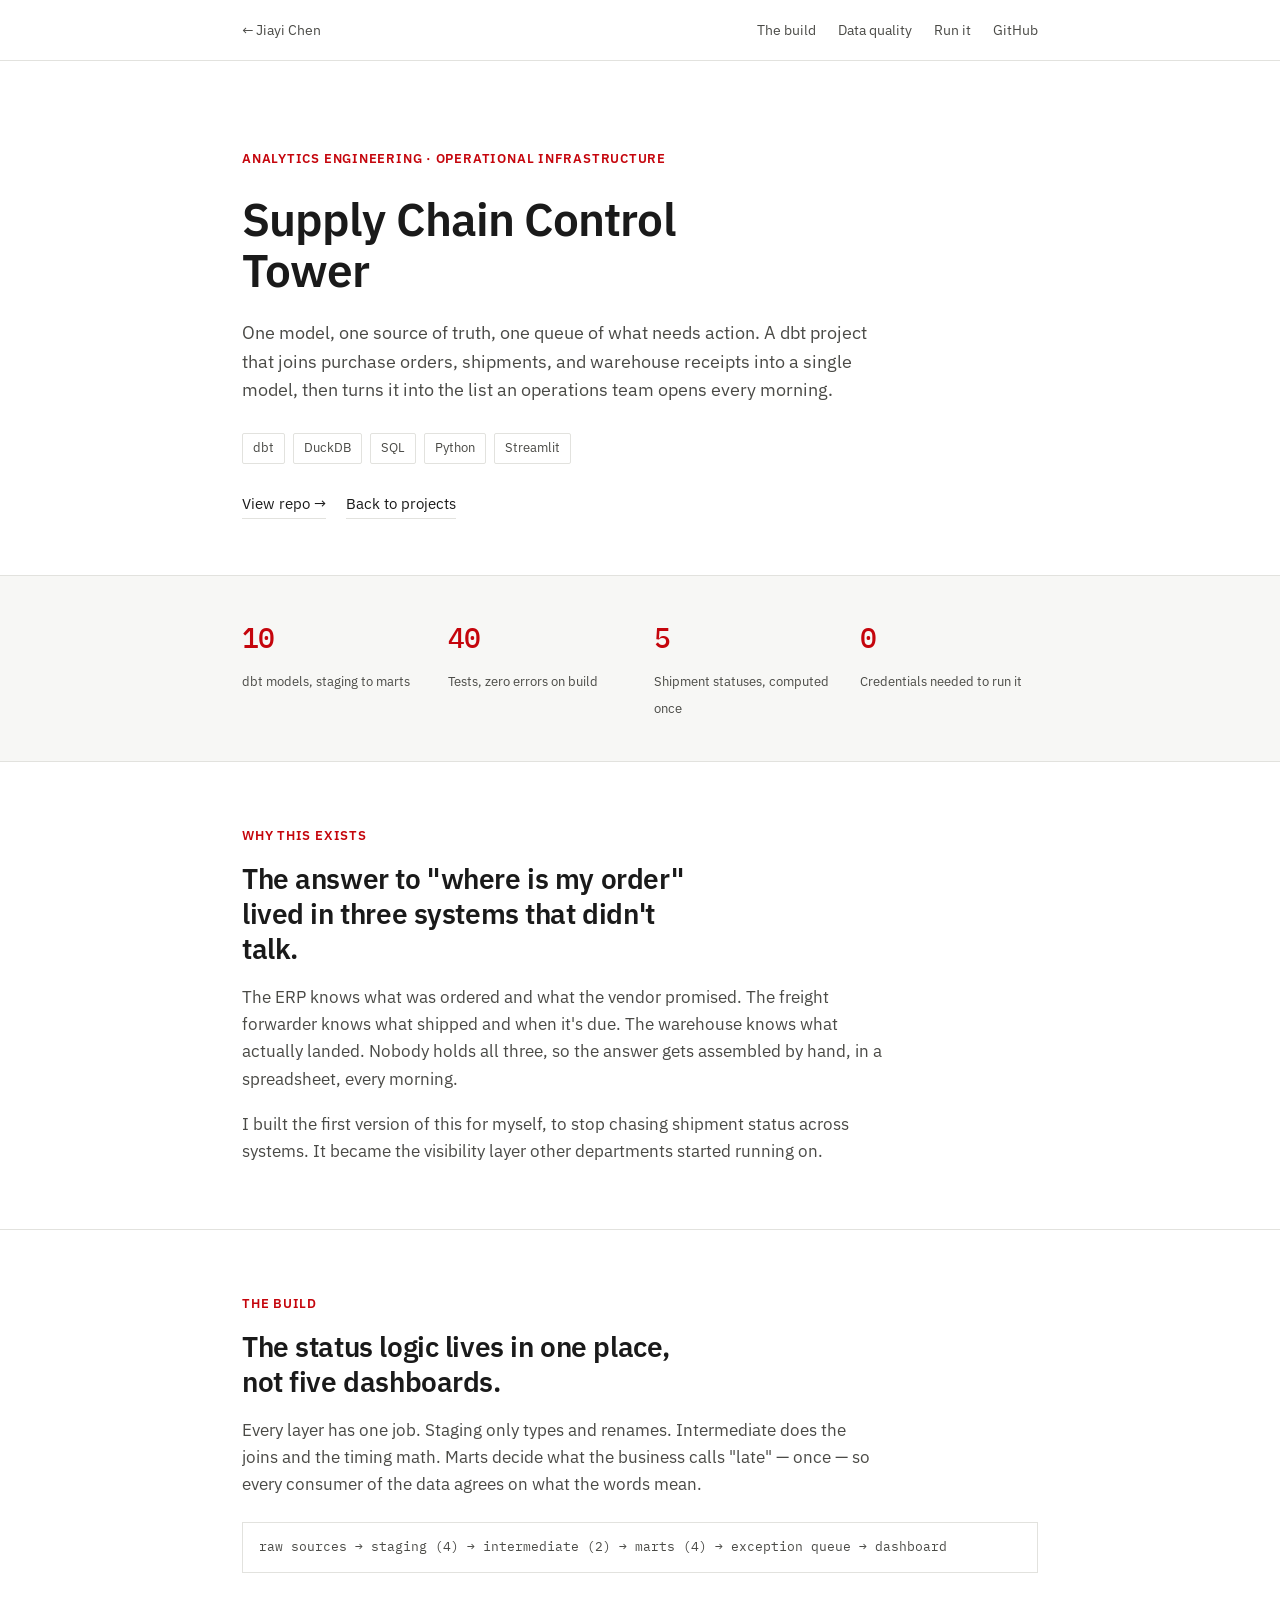
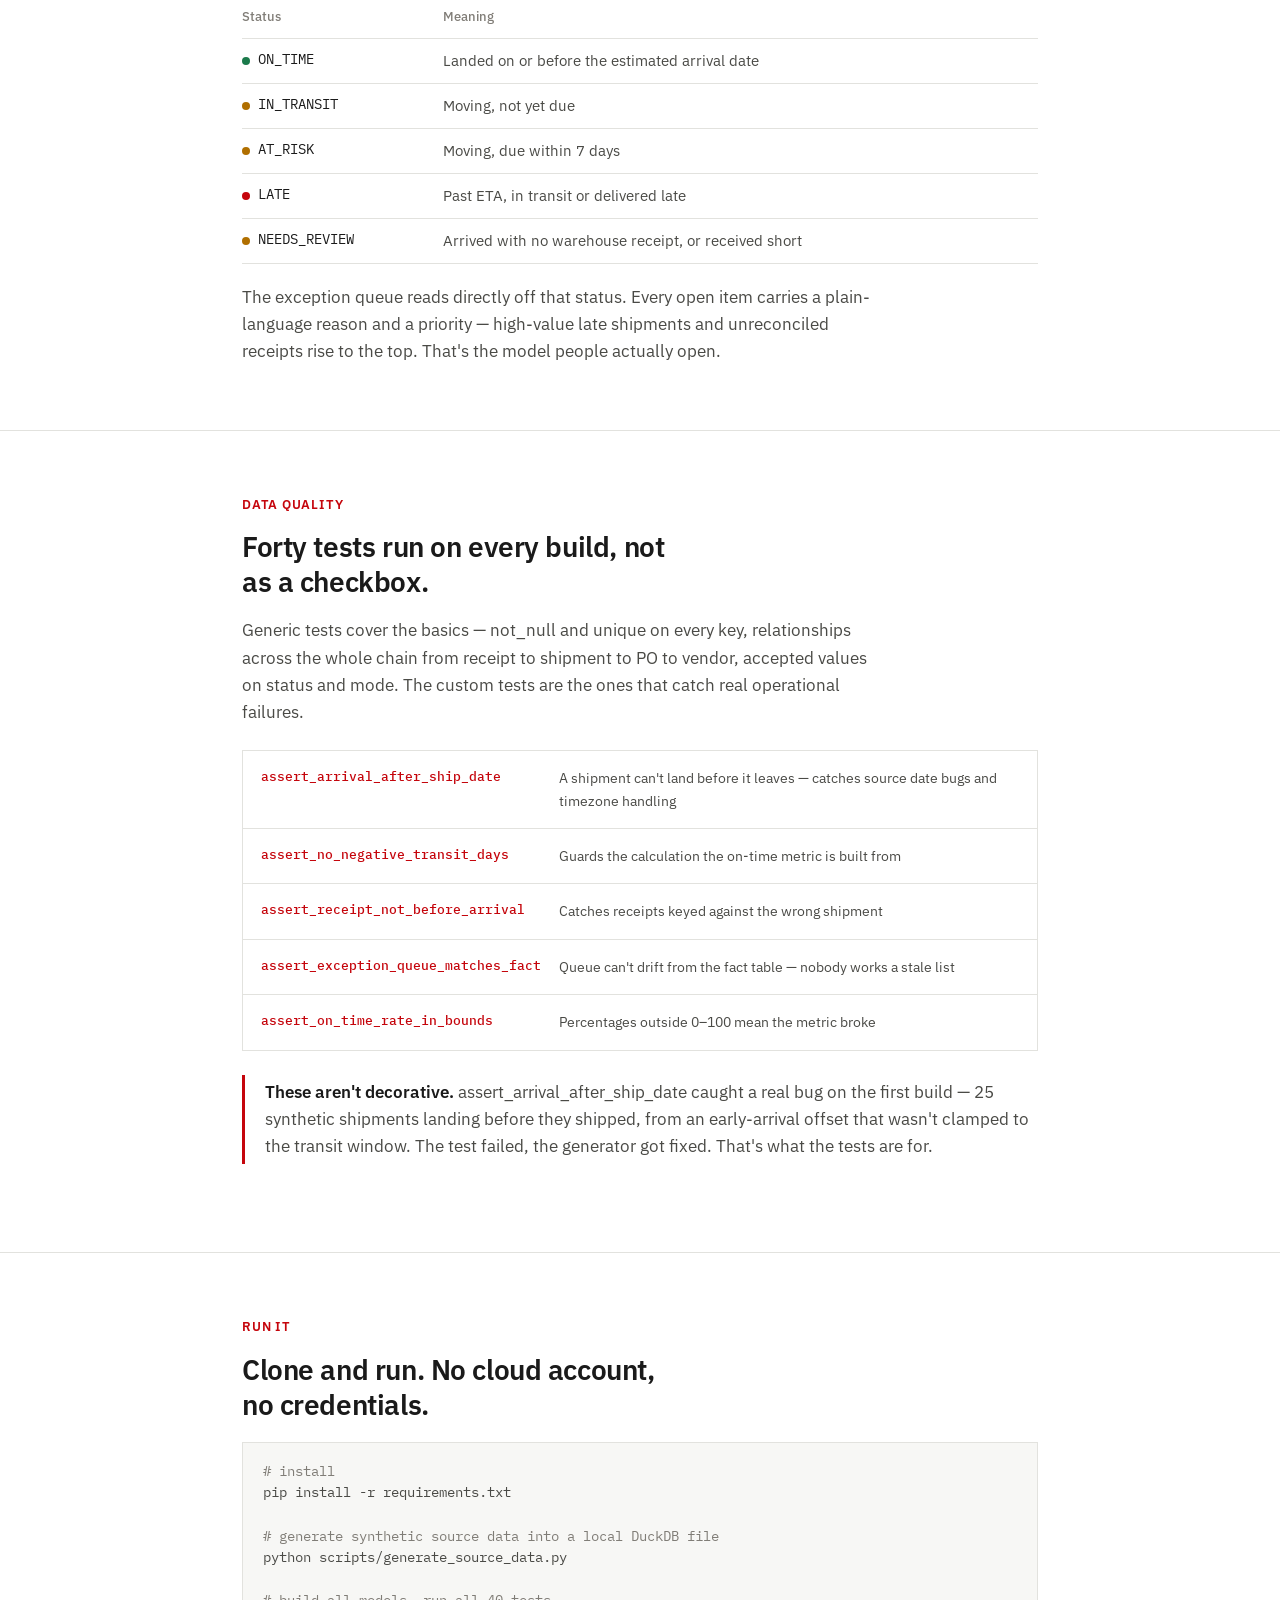
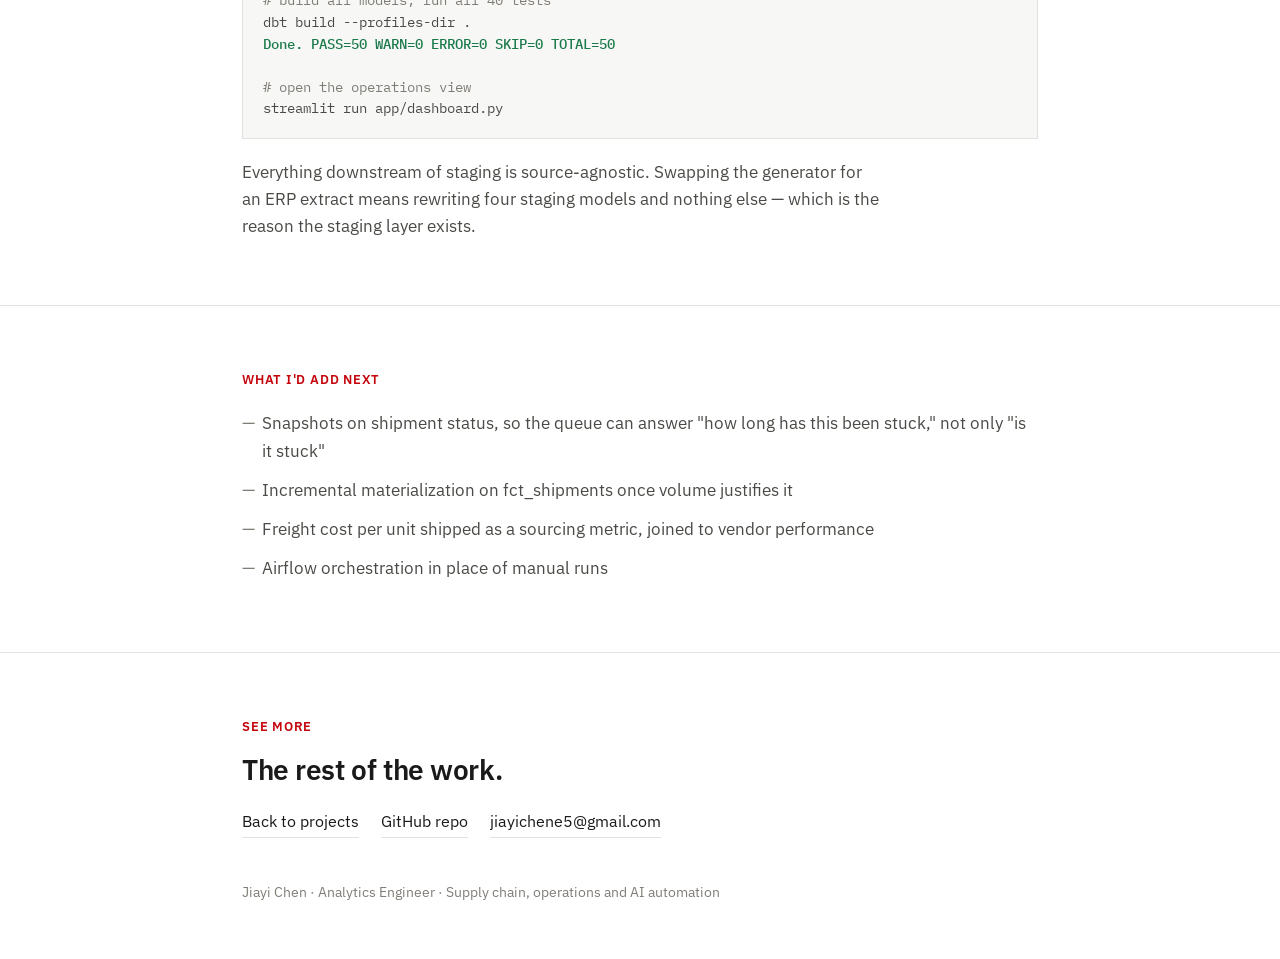
<file: supply-chain-control-tower (2).html>
<!DOCTYPE html>
<html lang="en">
<head>
<meta charset="UTF-8">
<meta name="viewport" content="width=device-width, initial-scale=1.0">
<title>Supply Chain Control Tower · Jiayi Chen</title>
<meta name="description" content="A dbt project that joins purchase orders, shipments, and warehouse receipts into one model, with 40 tests and a ranked exception queue.">
<link rel="preconnect" href="https://fonts.googleapis.com">
<link rel="preconnect" href="https://fonts.gstatic.com" crossorigin>
<link href="https://fonts.googleapis.com/css2?family=IBM+Plex+Mono:wght@400;500&family=IBM+Plex+Sans:wght@400;500;600;700&display=swap" rel="stylesheet">
<style>
:root{
  --ground:#FFFFFF;
  --ground-2:#F7F7F5;
  --line:#E2E2DE;
  --line-strong:#C9C9C3;
  --ink:#1A1A1A;
  --ink-2:#4A4A46;
  --ink-3:#807D77;
  --red:#C5050C;
  --ontime:#1B7A4B;
  --risk:#B06F00;
  --late:#C5050C;
}
*{box-sizing:border-box;margin:0;padding:0}
html{scroll-behavior:smooth}
@media (prefers-reduced-motion:reduce){html{scroll-behavior:auto}*{transition:none!important}}
body{background:var(--ground);color:var(--ink);font-family:'IBM Plex Sans',system-ui,sans-serif;font-size:17px;line-height:1.6;-webkit-font-smoothing:antialiased}
.wrap{max-width:860px;margin:0 auto;padding:0 32px}
@media(max-width:640px){.wrap{padding:0 20px}body{font-size:16px}}
code,.mono{font-family:'IBM Plex Mono',monospace}

nav{position:sticky;top:0;z-index:50;background:rgba(255,255,255,.94);backdrop-filter:blur(10px);border-bottom:1px solid var(--line)}
nav .wrap{display:flex;align-items:center;justify-content:space-between;height:60px}
nav .back{color:var(--ink-2);text-decoration:none;font-size:14px}
nav .back:hover,nav .back:focus-visible{color:var(--ink)}
nav .links{display:flex;gap:22px;font-size:14px}
nav .links a{color:var(--ink-2);text-decoration:none}
nav .links a:hover,nav .links a:focus-visible{color:var(--ink)}
@media(max-width:560px){nav .links a:not(:last-child){display:none}}

header{padding:88px 0 56px;border-bottom:1px solid var(--line)}
.eyebrow{font-size:13px;color:var(--red);margin-bottom:24px;font-weight:600;letter-spacing:.06em;text-transform:uppercase}
h1{font-size:clamp(30px,5vw,46px);line-height:1.12;font-weight:600;letter-spacing:-.02em;margin-bottom:22px;max-width:18ch}
.lede{font-size:18px;color:var(--ink-2);max-width:60ch;margin-bottom:28px}
.stack-tags{display:flex;flex-wrap:wrap;gap:8px;margin-bottom:28px}
.stack-tags span{font-size:13px;color:var(--ink-2);border:1px solid var(--line);padding:4px 10px;border-radius:2px}
.hero-links{display:flex;flex-wrap:wrap;gap:20px;font-size:15px}
.hero-links a{color:var(--ink);text-decoration:none;border-bottom:1px solid var(--line);padding-bottom:2px}
.hero-links a:hover,.hero-links a:focus-visible{border-color:var(--ink)}

.metrics{border-bottom:1px solid var(--line);background:var(--ground-2);padding:40px 0}
.metrics .grid{display:grid;grid-template-columns:repeat(4,1fr);gap:28px}
.metrics .v{font-family:'IBM Plex Mono',monospace;font-size:clamp(22px,3vw,28px);font-weight:500;letter-spacing:-.02em;color:var(--red);display:block;margin-bottom:6px}
.metrics .l{font-size:13px;color:var(--ink-2);line-height:1.4}
@media(max-width:640px){.metrics .grid{grid-template-columns:repeat(2,1fr);gap:24px}}

section{padding:64px 0;border-bottom:1px solid var(--line)}
.kicker{font-size:13px;color:var(--red);margin-bottom:14px;font-weight:600;letter-spacing:.06em;text-transform:uppercase}
h2{font-size:clamp(22px,2.8vw,28px);font-weight:600;letter-spacing:-.015em;line-height:1.25;margin-bottom:18px;max-width:26ch}
p.body{color:var(--ink-2);max-width:64ch;margin-bottom:18px}
p.body:last-child{margin-bottom:0}

.flow{font-family:'IBM Plex Mono',monospace;font-size:13px;color:var(--ink-2);border:1px solid var(--line);padding:14px 16px;overflow-x:auto;white-space:nowrap;margin:24px 0}

table{width:100%;border-collapse:collapse;margin:20px 0;font-size:15px}
th,td{text-align:left;padding:10px 14px 10px 0;border-bottom:1px solid var(--line);vertical-align:top}
th{font-size:13px;color:var(--ink-3);font-weight:500}
td{color:var(--ink-2)}
td.status{color:var(--ink);font-family:'IBM Plex Mono',monospace;font-size:13.5px;white-space:nowrap}
.dot{display:inline-block;width:8px;height:8px;border-radius:50%;margin-right:8px;vertical-align:middle}
.dot.ok{background:var(--ontime)}.dot.rk{background:var(--risk)}.dot.lt{background:var(--late)}

.testgrid{display:grid;grid-template-columns:1fr;gap:1px;background:var(--line);border:1px solid var(--line);margin:24px 0}
.testrow{background:var(--ground);padding:16px 18px;display:grid;grid-template-columns:280px 1fr;gap:18px}
.testrow .t{font-family:'IBM Plex Mono',monospace;font-size:13px;color:var(--red);font-weight:500}
.testrow .d{font-size:14px;color:var(--ink-2)}
@media(max-width:640px){.testrow{grid-template-columns:1fr;gap:6px}}

.callout{border-left:3px solid var(--red);padding:4px 0 4px 20px;margin:24px 0;color:var(--ink-2)}
.callout b{color:var(--ink);font-weight:600}

.codeblock{background:var(--ground-2);border:1px solid var(--line);padding:18px 20px;overflow-x:auto;margin:20px 0}
.codeblock pre{font-family:'IBM Plex Mono',monospace;font-size:13.5px;color:var(--ink-2);line-height:1.6}
.codeblock .c1{color:var(--ink-3)}
.codeblock .c2{color:var(--ontime);font-weight:500}

ul.plain{list-style:none;color:var(--ink-2)}
ul.plain li{padding:6px 0 6px 20px;position:relative}
ul.plain li:before{content:"—";position:absolute;left:0;color:var(--ink-3)}

footer{padding:64px 0 56px}
.footlinks{display:flex;flex-wrap:wrap;gap:22px;font-size:16px;margin-top:22px}
.footlinks a{color:var(--ink);text-decoration:none;border-bottom:1px solid var(--line);padding-bottom:2px}
.footlinks a:hover,.footlinks a:focus-visible{border-color:var(--ink)}
.colophon{margin-top:44px;font-size:13.5px;color:var(--ink-3)}
a:focus-visible{outline:2px solid var(--red);outline-offset:3px}
</style>
</head>
<body>

<nav>
  <div class="wrap">
    <a class="back" href="index.html">← Jiayi Chen</a>
    <div class="links">
      <a href="#build">The build</a>
      <a href="#quality">Data quality</a>
      <a href="#run">Run it</a>
      <a href="https://github.com/Jiayi0115/supply-chain-control-tower">GitHub</a>
    </div>
  </div>
</nav>

<header>
  <div class="wrap">
    <p class="eyebrow">Analytics engineering · operational infrastructure</p>
    <h1>Supply Chain Control Tower</h1>
    <p class="lede">One model, one source of truth, one queue of what needs action. A dbt project that joins purchase orders, shipments, and warehouse receipts into a single model, then turns it into the list an operations team opens every morning.</p>
    <div class="stack-tags">
      <span>dbt</span><span>DuckDB</span><span>SQL</span><span>Python</span><span>Streamlit</span>
    </div>
    <div class="hero-links">
      <a href="https://github.com/Jiayi0115/supply-chain-control-tower">View repo →</a>
      <a href="index.html#work">Back to projects</a>
    </div>
  </div>
</header>

<div class="metrics">
  <div class="wrap">
    <div class="grid">
      <div><span class="v">10</span><span class="l">dbt models, staging to marts</span></div>
      <div><span class="v">40</span><span class="l">Tests, zero errors on build</span></div>
      <div><span class="v">5</span><span class="l">Shipment statuses, computed once</span></div>
      <div><span class="v">0</span><span class="l">Credentials needed to run it</span></div>
    </div>
  </div>
</div>

<section id="origin">
  <div class="wrap">
    <p class="kicker">Why this exists</p>
    <h2>The answer to "where is my order" lived in three systems that didn't talk.</h2>
    <p class="body">The ERP knows what was ordered and what the vendor promised. The freight forwarder knows what shipped and when it's due. The warehouse knows what actually landed. Nobody holds all three, so the answer gets assembled by hand, in a spreadsheet, every morning.</p>
    <p class="body">I built the first version of this for myself, to stop chasing shipment status across systems. It became the visibility layer other departments started running on.</p>
  </div>
</section>

<section id="build">
  <div class="wrap">
    <p class="kicker">The build</p>
    <h2>The status logic lives in one place, not five dashboards.</h2>
    <p class="body">Every layer has one job. Staging only types and renames. Intermediate does the joins and the timing math. Marts decide what the business calls "late" — once — so every consumer of the data agrees on what the words mean.</p>
    <div class="flow">raw sources → staging (4) → intermediate (2) → marts (4) → exception queue → dashboard</div>

    <table>
      <tr><th>Status</th><th>Meaning</th></tr>
      <tr><td class="status"><span class="dot ok"></span>ON_TIME</td><td>Landed on or before the estimated arrival date</td></tr>
      <tr><td class="status"><span class="dot rk"></span>IN_TRANSIT</td><td>Moving, not yet due</td></tr>
      <tr><td class="status"><span class="dot rk"></span>AT_RISK</td><td>Moving, due within 7 days</td></tr>
      <tr><td class="status"><span class="dot lt"></span>LATE</td><td>Past ETA, in transit or delivered late</td></tr>
      <tr><td class="status"><span class="dot rk"></span>NEEDS_REVIEW</td><td>Arrived with no warehouse receipt, or received short</td></tr>
    </table>

    <p class="body">The exception queue reads directly off that status. Every open item carries a plain-language reason and a priority — high-value late shipments and unreconciled receipts rise to the top. That's the model people actually open.</p>
  </div>
</section>

<section id="quality">
  <div class="wrap">
    <p class="kicker">Data quality</p>
    <h2>Forty tests run on every build, not as a checkbox.</h2>
    <p class="body">Generic tests cover the basics — not_null and unique on every key, relationships across the whole chain from receipt to shipment to PO to vendor, accepted values on status and mode. The custom tests are the ones that catch real operational failures.</p>

    <div class="testgrid">
      <div class="testrow"><span class="t">assert_arrival_after_ship_date</span><span class="d">A shipment can't land before it leaves — catches source date bugs and timezone handling</span></div>
      <div class="testrow"><span class="t">assert_no_negative_transit_days</span><span class="d">Guards the calculation the on-time metric is built from</span></div>
      <div class="testrow"><span class="t">assert_receipt_not_before_arrival</span><span class="d">Catches receipts keyed against the wrong shipment</span></div>
      <div class="testrow"><span class="t">assert_exception_queue_matches_fact</span><span class="d">Queue can't drift from the fact table — nobody works a stale list</span></div>
      <div class="testrow"><span class="t">assert_on_time_rate_in_bounds</span><span class="d">Percentages outside 0–100 mean the metric broke</span></div>
    </div>

    <div class="callout"><b>These aren't decorative.</b> assert_arrival_after_ship_date caught a real bug on the first build — 25 synthetic shipments landing before they shipped, from an early-arrival offset that wasn't clamped to the transit window. The test failed, the generator got fixed. That's what the tests are for.</div>
  </div>
</section>

<section id="run">
  <div class="wrap">
    <p class="kicker">Run it</p>
    <h2>Clone and run. No cloud account, no credentials.</h2>
    <div class="codeblock"><pre><span class="c1"># install</span>
pip install -r requirements.txt

<span class="c1"># generate synthetic source data into a local DuckDB file</span>
python scripts/generate_source_data.py

<span class="c1"># build all models, run all 40 tests</span>
dbt build --profiles-dir .
<span class="c2">Done. PASS=50 WARN=0 ERROR=0 SKIP=0 TOTAL=50</span>

<span class="c1"># open the operations view</span>
streamlit run app/dashboard.py</pre></div>
    <p class="body">Everything downstream of staging is source-agnostic. Swapping the generator for an ERP extract means rewriting four staging models and nothing else — which is the reason the staging layer exists.</p>
  </div>
</section>

<section id="next">
  <div class="wrap">
    <p class="kicker">What I'd add next</p>
    <ul class="plain">
      <li>Snapshots on shipment status, so the queue can answer "how long has this been stuck," not only "is it stuck"</li>
      <li>Incremental materialization on fct_shipments once volume justifies it</li>
      <li>Freight cost per unit shipped as a sourcing metric, joined to vendor performance</li>
      <li>Airflow orchestration in place of manual runs</li>
    </ul>
  </div>
</section>

<footer>
  <div class="wrap">
    <p class="kicker">See more</p>
    <h2>The rest of the work.</h2>
    <div class="footlinks">
      <a href="index.html#work">Back to projects</a>
      <a href="https://github.com/Jiayi0115/supply-chain-control-tower">GitHub repo</a>
      <a href="mailto:jiayichene5@gmail.com">jiayichene5@gmail.com</a>
    </div>
    <p class="colophon">Jiayi Chen · Analytics Engineer · Supply chain, operations and AI automation</p>
  </div>
</footer>

</body>
</html>
</file>
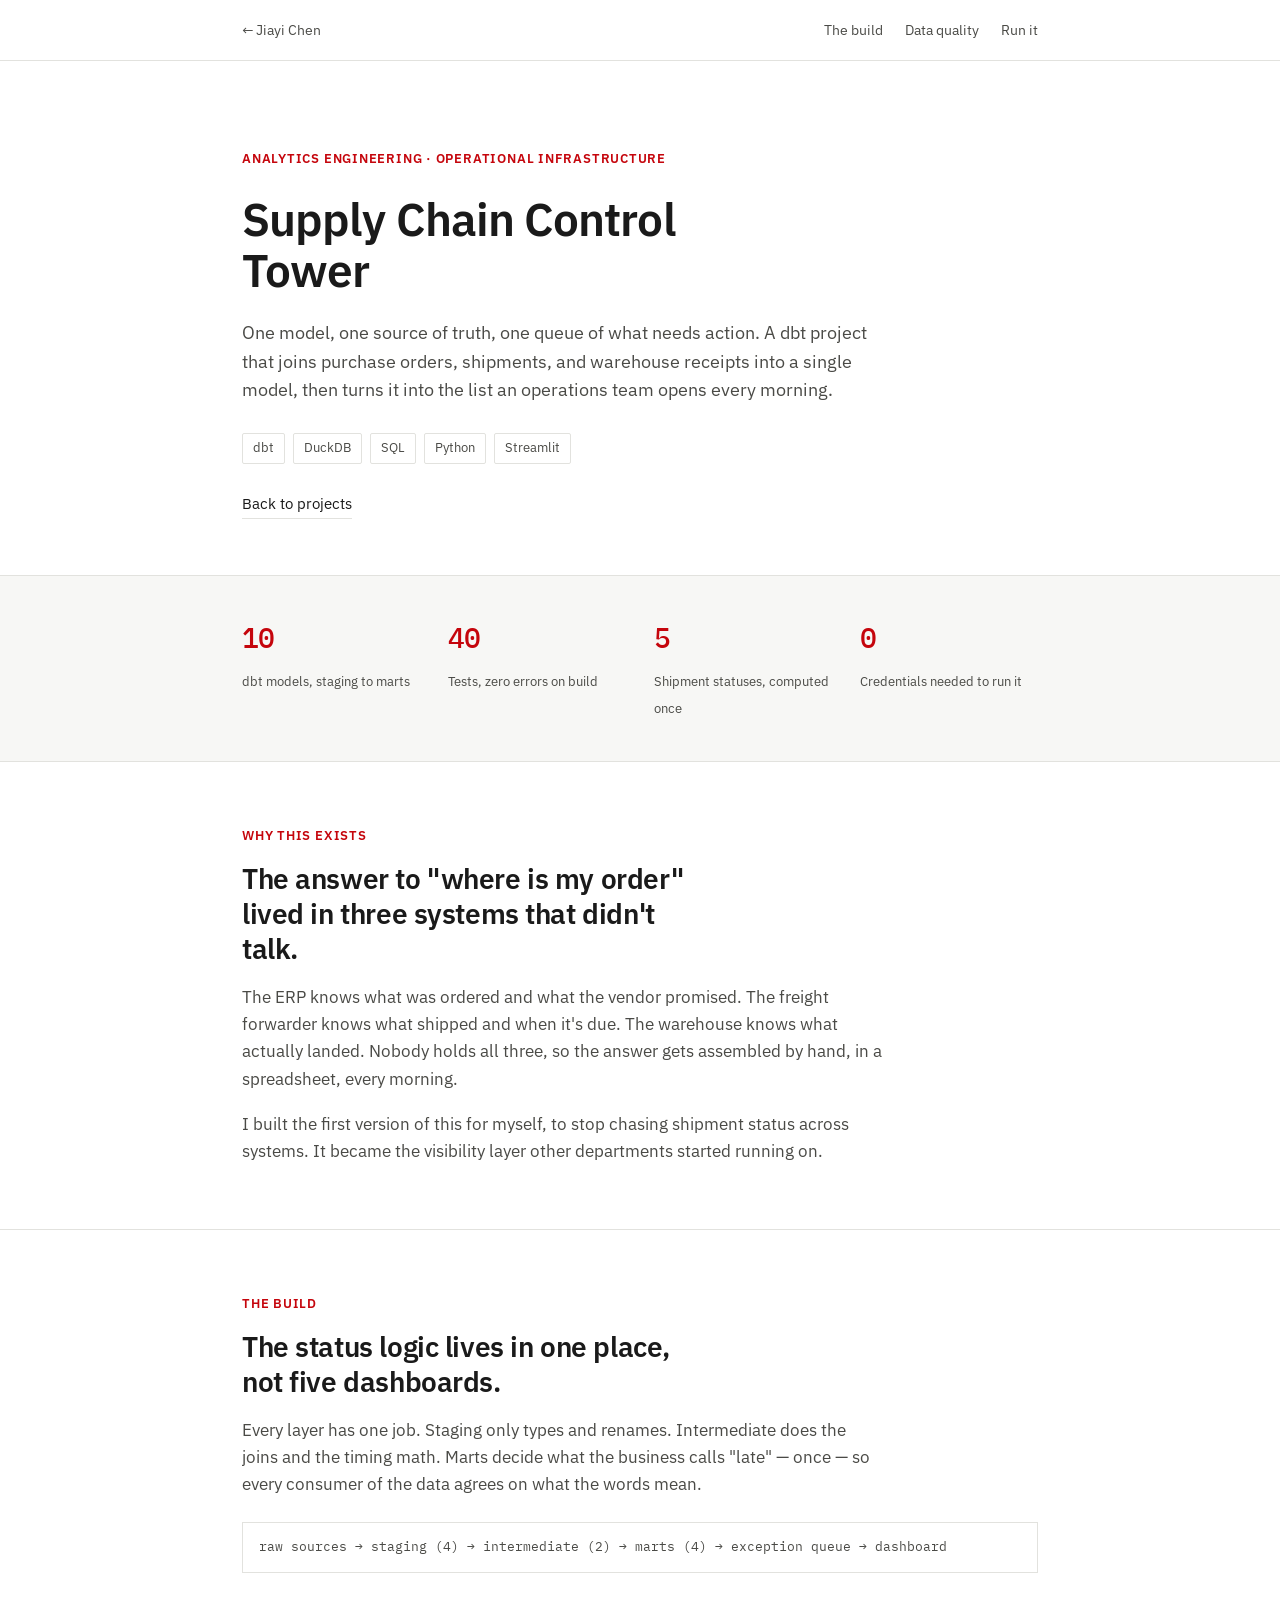
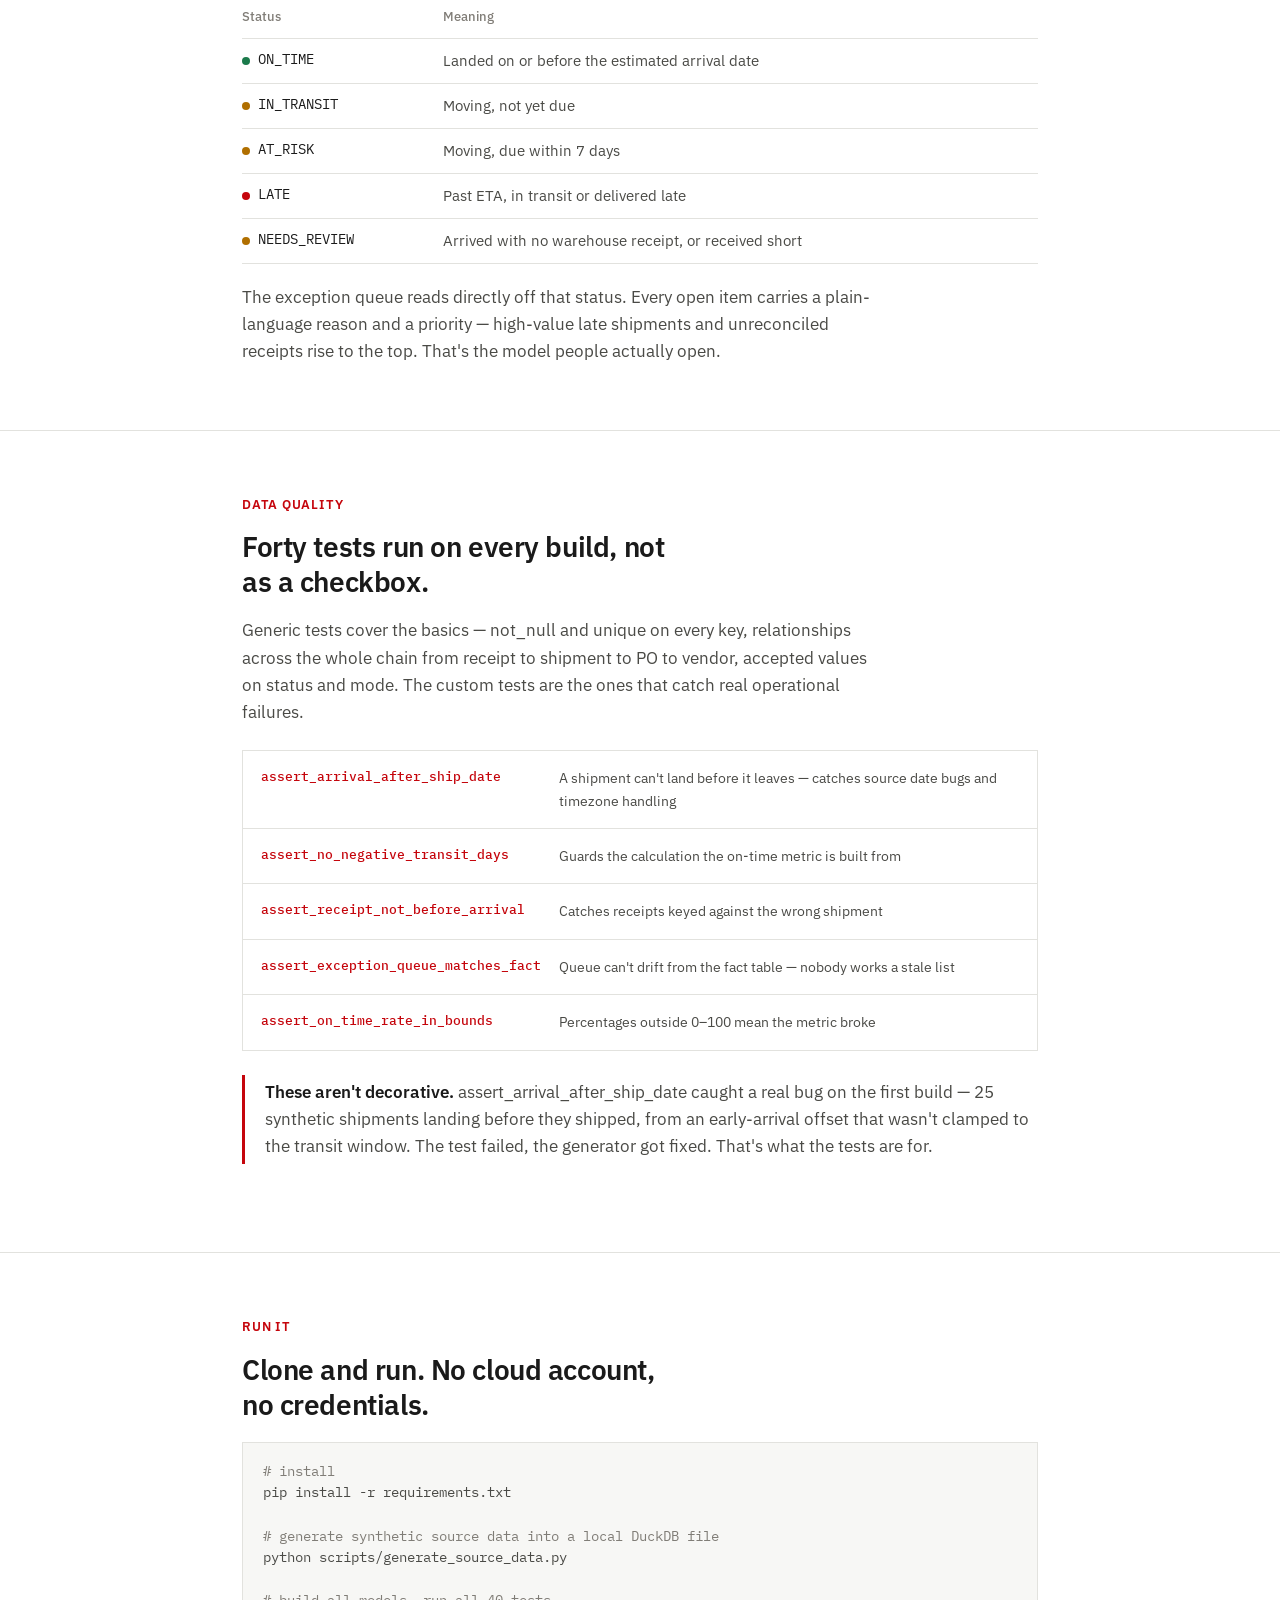
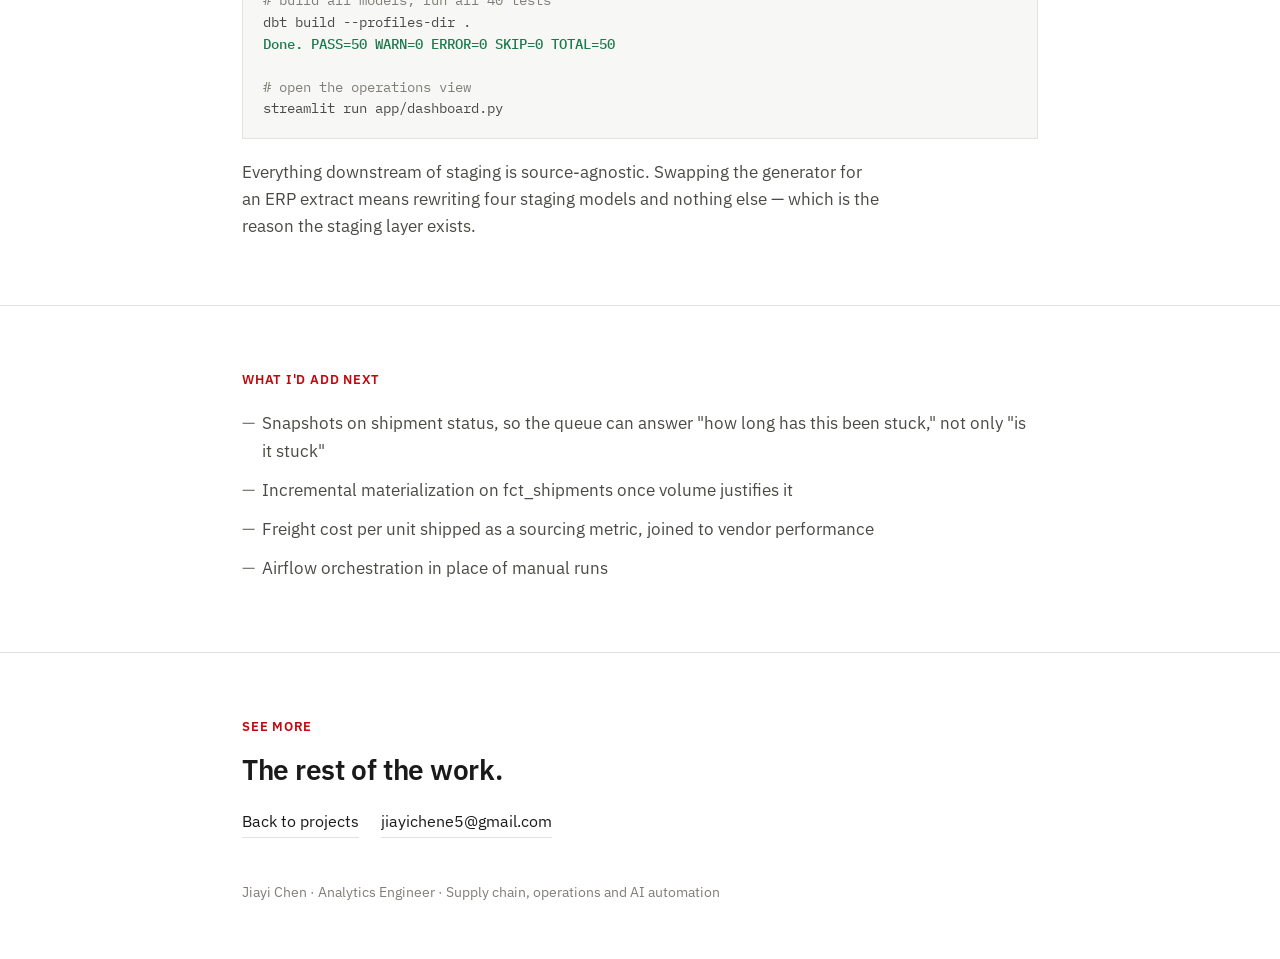
<file: supply-chain-control-tower.html>
<!DOCTYPE html>
<html lang="en">
<head>
<meta charset="UTF-8">
<meta name="viewport" content="width=device-width, initial-scale=1.0">
<title>Supply Chain Control Tower · Jiayi Chen</title>
<meta name="description" content="A dbt project that joins purchase orders, shipments, and warehouse receipts into one model, with 40 tests and a ranked exception queue.">
<link rel="preconnect" href="https://fonts.googleapis.com">
<link rel="preconnect" href="https://fonts.gstatic.com" crossorigin>
<link href="https://fonts.googleapis.com/css2?family=IBM+Plex+Mono:wght@400;500&family=IBM+Plex+Sans:wght@400;500;600;700&display=swap" rel="stylesheet">
<style>
:root{
  --ground:#FFFFFF;
  --ground-2:#F7F7F5;
  --line:#E2E2DE;
  --line-strong:#C9C9C3;
  --ink:#1A1A1A;
  --ink-2:#4A4A46;
  --ink-3:#807D77;
  --red:#C5050C;
  --ontime:#1B7A4B;
  --risk:#B06F00;
  --late:#C5050C;
}
*{box-sizing:border-box;margin:0;padding:0}
html{scroll-behavior:smooth}
@media (prefers-reduced-motion:reduce){html{scroll-behavior:auto}*{transition:none!important}}
body{background:var(--ground);color:var(--ink);font-family:'IBM Plex Sans',system-ui,sans-serif;font-size:17px;line-height:1.6;-webkit-font-smoothing:antialiased}
.wrap{max-width:860px;margin:0 auto;padding:0 32px}
@media(max-width:640px){.wrap{padding:0 20px}body{font-size:16px}}
code,.mono{font-family:'IBM Plex Mono',monospace}

nav{position:sticky;top:0;z-index:50;background:rgba(255,255,255,.94);backdrop-filter:blur(10px);border-bottom:1px solid var(--line)}
nav .wrap{display:flex;align-items:center;justify-content:space-between;height:60px}
nav .back{color:var(--ink-2);text-decoration:none;font-size:14px}
nav .back:hover,nav .back:focus-visible{color:var(--ink)}
nav .links{display:flex;gap:22px;font-size:14px}
nav .links a{color:var(--ink-2);text-decoration:none}
nav .links a:hover,nav .links a:focus-visible{color:var(--ink)}
@media(max-width:560px){nav .links a:not(:last-child){display:none}}

header{padding:88px 0 56px;border-bottom:1px solid var(--line)}
.eyebrow{font-size:13px;color:var(--red);margin-bottom:24px;font-weight:600;letter-spacing:.06em;text-transform:uppercase}
h1{font-size:clamp(30px,5vw,46px);line-height:1.12;font-weight:600;letter-spacing:-.02em;margin-bottom:22px;max-width:18ch}
.lede{font-size:18px;color:var(--ink-2);max-width:60ch;margin-bottom:28px}
.stack-tags{display:flex;flex-wrap:wrap;gap:8px;margin-bottom:28px}
.stack-tags span{font-size:13px;color:var(--ink-2);border:1px solid var(--line);padding:4px 10px;border-radius:2px}
.hero-links{display:flex;flex-wrap:wrap;gap:20px;font-size:15px}
.hero-links a{color:var(--ink);text-decoration:none;border-bottom:1px solid var(--line);padding-bottom:2px}
.hero-links a:hover,.hero-links a:focus-visible{border-color:var(--ink)}

.metrics{border-bottom:1px solid var(--line);background:var(--ground-2);padding:40px 0}
.metrics .grid{display:grid;grid-template-columns:repeat(4,1fr);gap:28px}
.metrics .v{font-family:'IBM Plex Mono',monospace;font-size:clamp(22px,3vw,28px);font-weight:500;letter-spacing:-.02em;color:var(--red);display:block;margin-bottom:6px}
.metrics .l{font-size:13px;color:var(--ink-2);line-height:1.4}
@media(max-width:640px){.metrics .grid{grid-template-columns:repeat(2,1fr);gap:24px}}

section{padding:64px 0;border-bottom:1px solid var(--line)}
.kicker{font-size:13px;color:var(--red);margin-bottom:14px;font-weight:600;letter-spacing:.06em;text-transform:uppercase}
h2{font-size:clamp(22px,2.8vw,28px);font-weight:600;letter-spacing:-.015em;line-height:1.25;margin-bottom:18px;max-width:26ch}
p.body{color:var(--ink-2);max-width:64ch;margin-bottom:18px}
p.body:last-child{margin-bottom:0}

.flow{font-family:'IBM Plex Mono',monospace;font-size:13px;color:var(--ink-2);border:1px solid var(--line);padding:14px 16px;overflow-x:auto;white-space:nowrap;margin:24px 0}

table{width:100%;border-collapse:collapse;margin:20px 0;font-size:15px}
th,td{text-align:left;padding:10px 14px 10px 0;border-bottom:1px solid var(--line);vertical-align:top}
th{font-size:13px;color:var(--ink-3);font-weight:500}
td{color:var(--ink-2)}
td.status{color:var(--ink);font-family:'IBM Plex Mono',monospace;font-size:13.5px;white-space:nowrap}
.dot{display:inline-block;width:8px;height:8px;border-radius:50%;margin-right:8px;vertical-align:middle}
.dot.ok{background:var(--ontime)}.dot.rk{background:var(--risk)}.dot.lt{background:var(--late)}

.testgrid{display:grid;grid-template-columns:1fr;gap:1px;background:var(--line);border:1px solid var(--line);margin:24px 0}
.testrow{background:var(--ground);padding:16px 18px;display:grid;grid-template-columns:280px 1fr;gap:18px}
.testrow .t{font-family:'IBM Plex Mono',monospace;font-size:13px;color:var(--red);font-weight:500}
.testrow .d{font-size:14px;color:var(--ink-2)}
@media(max-width:640px){.testrow{grid-template-columns:1fr;gap:6px}}

.callout{border-left:3px solid var(--red);padding:4px 0 4px 20px;margin:24px 0;color:var(--ink-2)}
.callout b{color:var(--ink);font-weight:600}

.codeblock{background:var(--ground-2);border:1px solid var(--line);padding:18px 20px;overflow-x:auto;margin:20px 0}
.codeblock pre{font-family:'IBM Plex Mono',monospace;font-size:13.5px;color:var(--ink-2);line-height:1.6}
.codeblock .c1{color:var(--ink-3)}
.codeblock .c2{color:var(--ontime);font-weight:500}

ul.plain{list-style:none;color:var(--ink-2)}
ul.plain li{padding:6px 0 6px 20px;position:relative}
ul.plain li:before{content:"—";position:absolute;left:0;color:var(--ink-3)}

footer{padding:64px 0 56px}
.footlinks{display:flex;flex-wrap:wrap;gap:22px;font-size:16px;margin-top:22px}
.footlinks a{color:var(--ink);text-decoration:none;border-bottom:1px solid var(--line);padding-bottom:2px}
.footlinks a:hover,.footlinks a:focus-visible{border-color:var(--ink)}
.colophon{margin-top:44px;font-size:13.5px;color:var(--ink-3)}
a:focus-visible{outline:2px solid var(--red);outline-offset:3px}
</style>
</head>
<body>

<nav>
  <div class="wrap">
    <a class="back" href="index.html">← Jiayi Chen</a>
    <div class="links">
      <a href="#build">The build</a>
      <a href="#quality">Data quality</a>
      <a href="#run">Run it</a>
    </div>
  </div>
</nav>

<header>
  <div class="wrap">
    <p class="eyebrow">Analytics engineering · operational infrastructure</p>
    <h1>Supply Chain Control Tower</h1>
    <p class="lede">One model, one source of truth, one queue of what needs action. A dbt project that joins purchase orders, shipments, and warehouse receipts into a single model, then turns it into the list an operations team opens every morning.</p>
    <div class="stack-tags">
      <span>dbt</span><span>DuckDB</span><span>SQL</span><span>Python</span><span>Streamlit</span>
    </div>
    <div class="hero-links">
      <a href="index.html#work">Back to projects</a>
    </div>
  </div>
</header>

<div class="metrics">
  <div class="wrap">
    <div class="grid">
      <div><span class="v">10</span><span class="l">dbt models, staging to marts</span></div>
      <div><span class="v">40</span><span class="l">Tests, zero errors on build</span></div>
      <div><span class="v">5</span><span class="l">Shipment statuses, computed once</span></div>
      <div><span class="v">0</span><span class="l">Credentials needed to run it</span></div>
    </div>
  </div>
</div>

<section id="origin">
  <div class="wrap">
    <p class="kicker">Why this exists</p>
    <h2>The answer to "where is my order" lived in three systems that didn't talk.</h2>
    <p class="body">The ERP knows what was ordered and what the vendor promised. The freight forwarder knows what shipped and when it's due. The warehouse knows what actually landed. Nobody holds all three, so the answer gets assembled by hand, in a spreadsheet, every morning.</p>
    <p class="body">I built the first version of this for myself, to stop chasing shipment status across systems. It became the visibility layer other departments started running on.</p>
  </div>
</section>

<section id="build">
  <div class="wrap">
    <p class="kicker">The build</p>
    <h2>The status logic lives in one place, not five dashboards.</h2>
    <p class="body">Every layer has one job. Staging only types and renames. Intermediate does the joins and the timing math. Marts decide what the business calls "late" — once — so every consumer of the data agrees on what the words mean.</p>
    <div class="flow">raw sources → staging (4) → intermediate (2) → marts (4) → exception queue → dashboard</div>

    <table>
      <tr><th>Status</th><th>Meaning</th></tr>
      <tr><td class="status"><span class="dot ok"></span>ON_TIME</td><td>Landed on or before the estimated arrival date</td></tr>
      <tr><td class="status"><span class="dot rk"></span>IN_TRANSIT</td><td>Moving, not yet due</td></tr>
      <tr><td class="status"><span class="dot rk"></span>AT_RISK</td><td>Moving, due within 7 days</td></tr>
      <tr><td class="status"><span class="dot lt"></span>LATE</td><td>Past ETA, in transit or delivered late</td></tr>
      <tr><td class="status"><span class="dot rk"></span>NEEDS_REVIEW</td><td>Arrived with no warehouse receipt, or received short</td></tr>
    </table>

    <p class="body">The exception queue reads directly off that status. Every open item carries a plain-language reason and a priority — high-value late shipments and unreconciled receipts rise to the top. That's the model people actually open.</p>
  </div>
</section>

<section id="quality">
  <div class="wrap">
    <p class="kicker">Data quality</p>
    <h2>Forty tests run on every build, not as a checkbox.</h2>
    <p class="body">Generic tests cover the basics — not_null and unique on every key, relationships across the whole chain from receipt to shipment to PO to vendor, accepted values on status and mode. The custom tests are the ones that catch real operational failures.</p>

    <div class="testgrid">
      <div class="testrow"><span class="t">assert_arrival_after_ship_date</span><span class="d">A shipment can't land before it leaves — catches source date bugs and timezone handling</span></div>
      <div class="testrow"><span class="t">assert_no_negative_transit_days</span><span class="d">Guards the calculation the on-time metric is built from</span></div>
      <div class="testrow"><span class="t">assert_receipt_not_before_arrival</span><span class="d">Catches receipts keyed against the wrong shipment</span></div>
      <div class="testrow"><span class="t">assert_exception_queue_matches_fact</span><span class="d">Queue can't drift from the fact table — nobody works a stale list</span></div>
      <div class="testrow"><span class="t">assert_on_time_rate_in_bounds</span><span class="d">Percentages outside 0–100 mean the metric broke</span></div>
    </div>

    <div class="callout"><b>These aren't decorative.</b> assert_arrival_after_ship_date caught a real bug on the first build — 25 synthetic shipments landing before they shipped, from an early-arrival offset that wasn't clamped to the transit window. The test failed, the generator got fixed. That's what the tests are for.</div>
  </div>
</section>

<section id="run">
  <div class="wrap">
    <p class="kicker">Run it</p>
    <h2>Clone and run. No cloud account, no credentials.</h2>
    <div class="codeblock"><pre><span class="c1"># install</span>
pip install -r requirements.txt

<span class="c1"># generate synthetic source data into a local DuckDB file</span>
python scripts/generate_source_data.py

<span class="c1"># build all models, run all 40 tests</span>
dbt build --profiles-dir .
<span class="c2">Done. PASS=50 WARN=0 ERROR=0 SKIP=0 TOTAL=50</span>

<span class="c1"># open the operations view</span>
streamlit run app/dashboard.py</pre></div>
    <p class="body">Everything downstream of staging is source-agnostic. Swapping the generator for an ERP extract means rewriting four staging models and nothing else — which is the reason the staging layer exists.</p>
  </div>
</section>

<section id="next">
  <div class="wrap">
    <p class="kicker">What I'd add next</p>
    <ul class="plain">
      <li>Snapshots on shipment status, so the queue can answer "how long has this been stuck," not only "is it stuck"</li>
      <li>Incremental materialization on fct_shipments once volume justifies it</li>
      <li>Freight cost per unit shipped as a sourcing metric, joined to vendor performance</li>
      <li>Airflow orchestration in place of manual runs</li>
    </ul>
  </div>
</section>

<footer>
  <div class="wrap">
    <p class="kicker">See more</p>
    <h2>The rest of the work.</h2>
    <div class="footlinks">
      <a href="index.html#work">Back to projects</a>
      <a href="mailto:jiayichene5@gmail.com">jiayichene5@gmail.com</a>
    </div>
    <p class="colophon">Jiayi Chen · Analytics Engineer · Supply chain, operations and AI automation</p>
  </div>
</footer>

</body>
</html>
</file>
